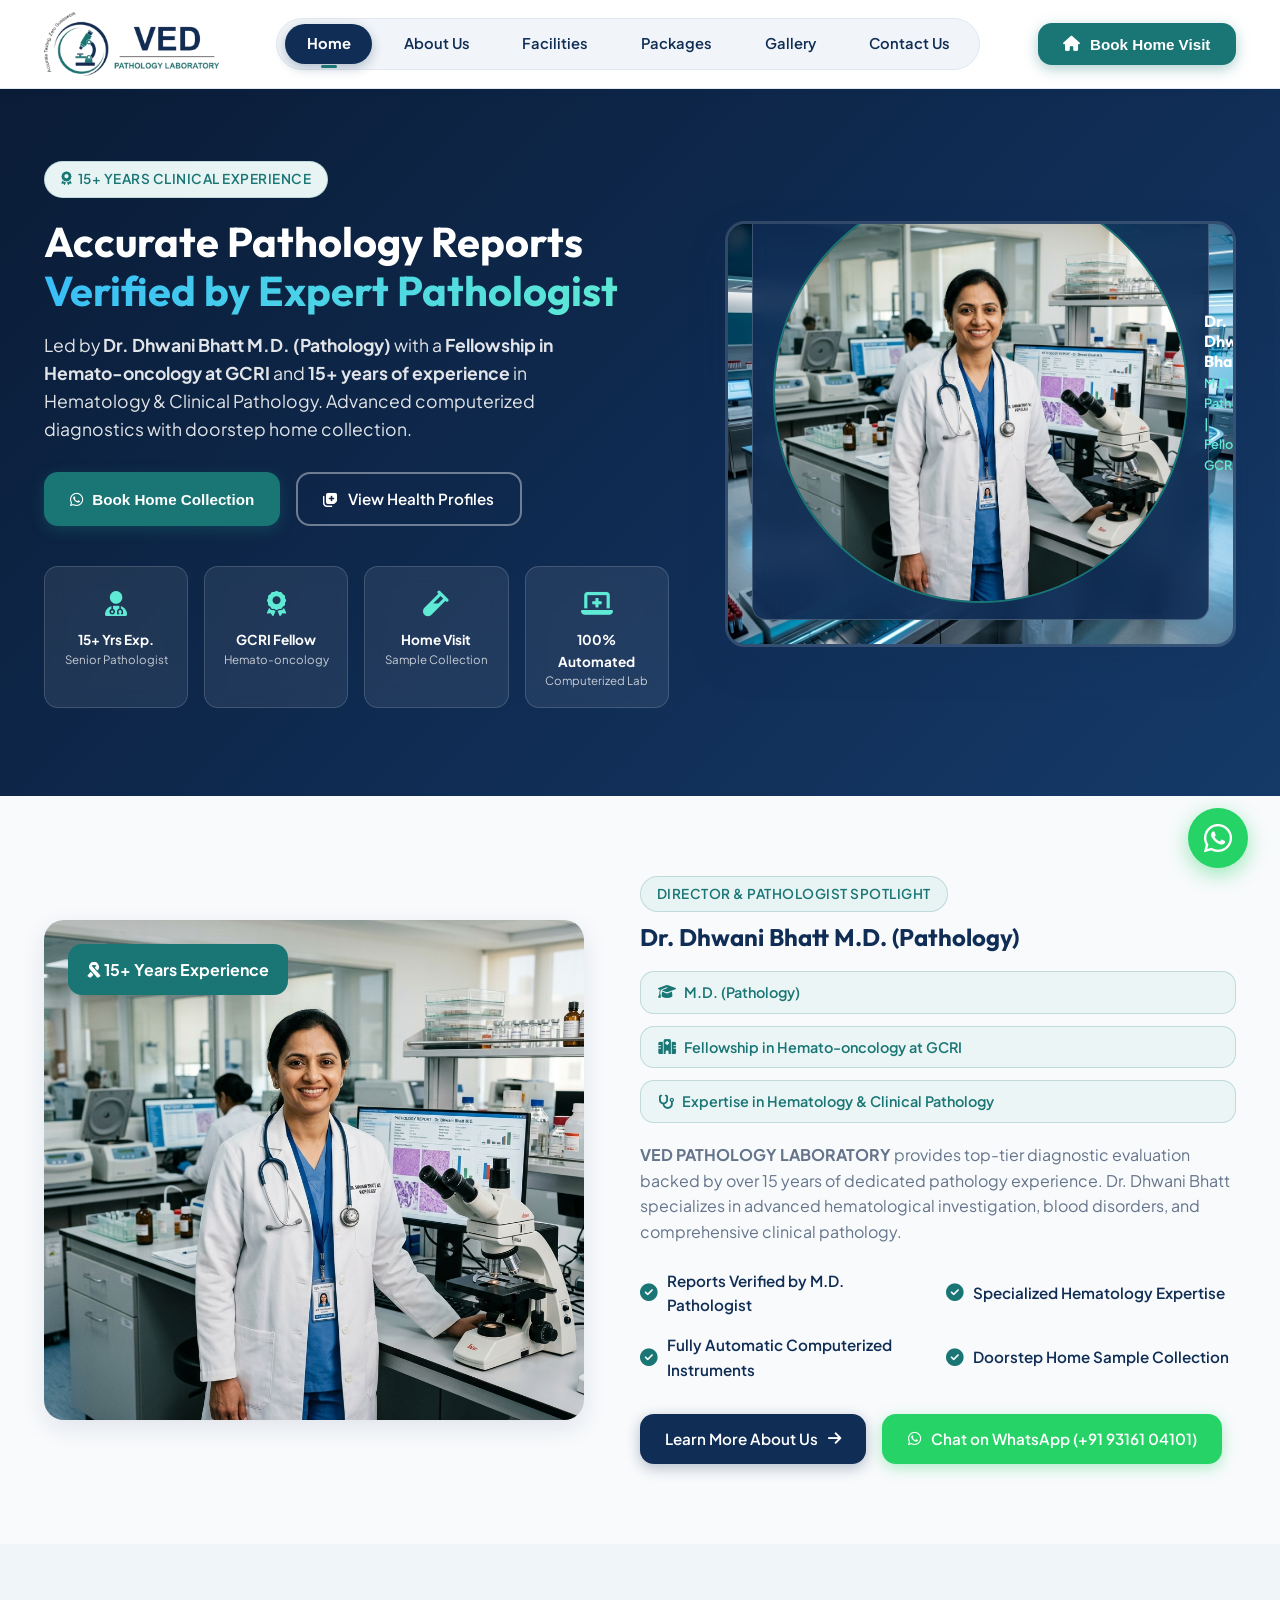
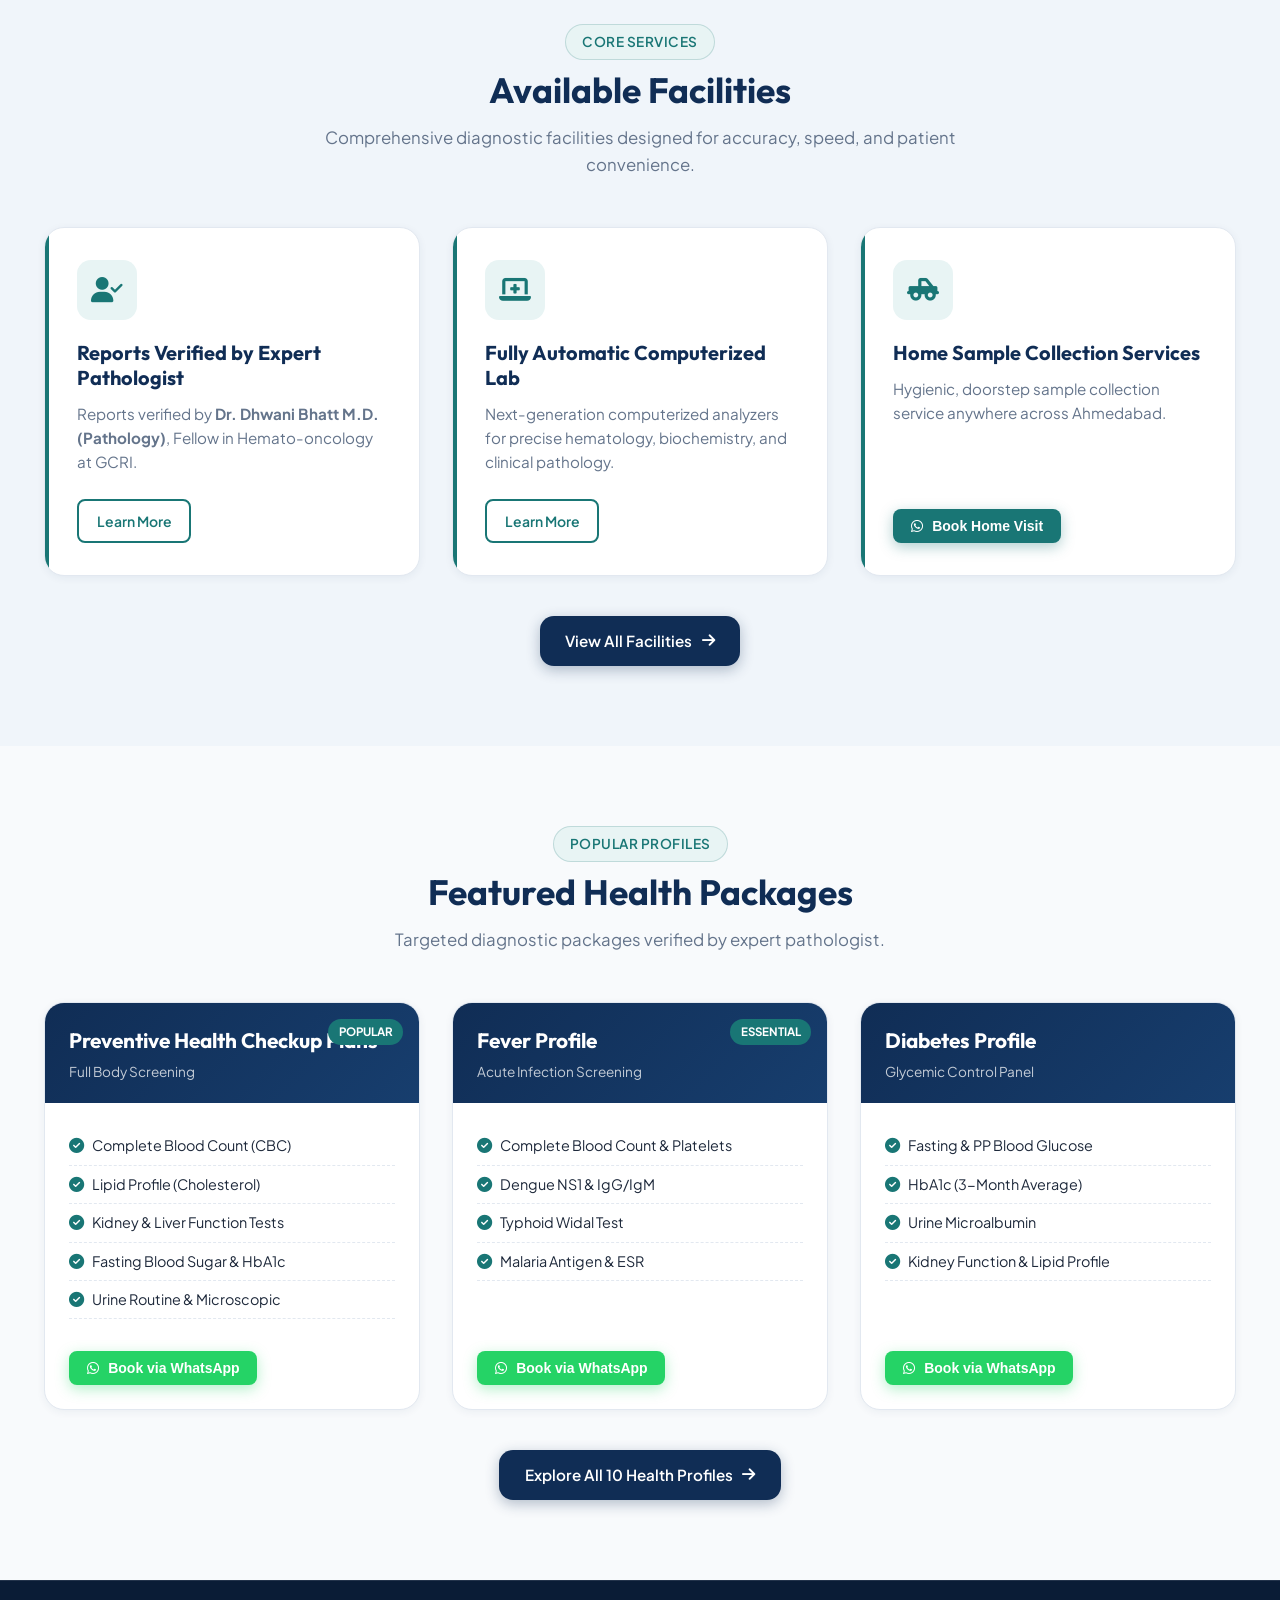
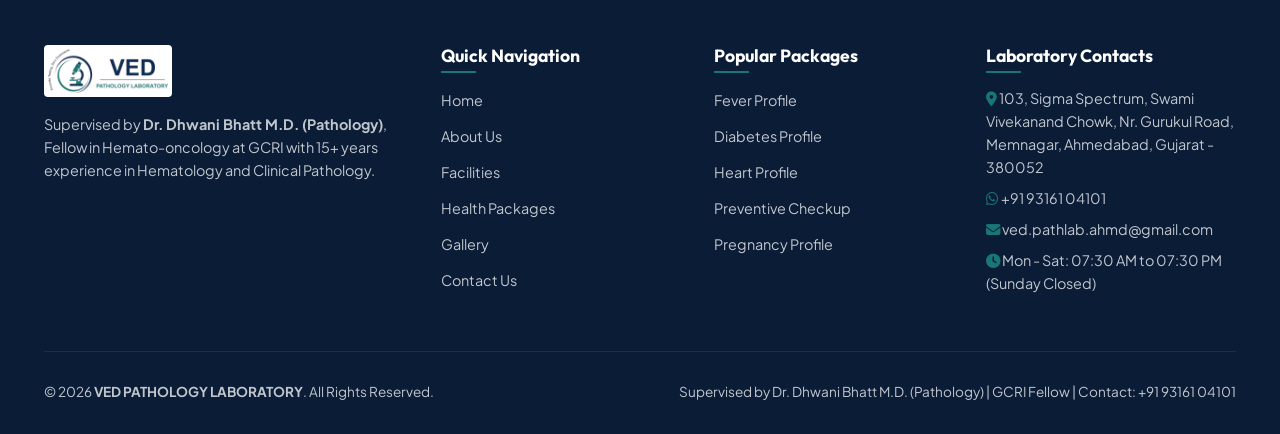
<file: index.html>
<!DOCTYPE html>
<html lang="en">
<head>
  <meta charset="UTF-8">
  <meta name="viewport" content="width=device-width, initial-scale=1.0">
  <title>Ved Pathology Laboratory | Home | Dr. Dhwani Bhatt M.D. (Pathology)</title>
  <meta name="description" content="Ved Pathology Laboratory in Memnagar, Ahmedabad. 15+ Years experience, Dr. Dhwani Bhatt M.D. Pathology, Fellowship in Hemato-oncology at GCRI. Hematology & Clinical Pathology expertise.">
  <meta name="keywords" content="Pathology Lab Memnagar, Ved Pathology Laboratory, Dr Dhwani Bhatt, Hemato-oncology GCRI, Hematology Ahmedabad, Home Sample Collection">
  
  <link rel="icon" type="image/png" href="Logo.png">
  <link rel="preconnect" href="https://fonts.googleapis.com">
  <link rel="preconnect" href="https://fonts.gstatic.com" crossorigin>
  <link href="https://fonts.googleapis.com/css2?family=Outfit:wght@400;500;600;700;800&family=Plus+Jakarta+Sans:wght@400;500;600;700&display=swap" rel="stylesheet">
  <link rel="stylesheet" href="https://cdnjs.cloudflare.com/ajax/libs/font-awesome/6.4.0/css/all.min.css">
  <link rel="stylesheet" href="css/style.css">
</head>
<body>

  <!-- HEADER NAVIGATION -->
  <header class="header-nav">
    <div class="container nav-container">
      <a href="index.html" class="logo-wrapper">
        <img src="Logo.png" alt="Ved Pathology Laboratory Logo" class="logo-img">
      </a>

      <!-- Desktop Links -->
      <ul class="nav-links">
        <li><a href="index.html" class="nav-link active">Home</a></li>
        <li><a href="about.html" class="nav-link">About Us</a></li>
        <li><a href="facilities.html" class="nav-link">Facilities</a></li>
        <li><a href="packages.html" class="nav-link">Packages</a></li>
        <li><a href="gallery.html" class="nav-link">Gallery</a></li>
        <li><a href="contact.html" class="nav-link">Contact Us</a></li>
      </ul>

      <!-- Action Button -->
      <div class="header-cta-btn">
        <button class="btn btn-primary" onclick="openModal('homeVisitModal')">
          <i class="fas fa-home"></i> Book Home Visit
        </button>
      </div>

      <!-- Mobile Hamburger Button -->
      <button class="mobile-toggle" id="mobileToggle" aria-label="Toggle navigation">
        <i class="fas fa-bars"></i>
      </button>
    </div>

    <!-- Mobile Drawer Menu -->
    <div class="mobile-menu" id="mobileMenu">
      <ul class="mobile-nav-links">
        <li><a href="index.html" class="active">Home</a></li>
        <li><a href="about.html">About Us</a></li>
        <li><a href="facilities.html">Facilities</a></li>
        <li><a href="packages.html">Packages</a></li>
        <li><a href="gallery.html">Gallery</a></li>
        <li><a href="contact.html">Contact Us</a></li>
      </ul>
      <div style="margin-top: 1.5rem;">
        <button class="btn btn-whatsapp" style="width: 100%;" onclick="openModal('homeVisitModal')">
          <i class="fab fa-whatsapp"></i> Book Home Visit via WhatsApp
        </button>
      </div>
    </div>
  </header>

  <!-- MAIN HERO SECTION -->
  <section class="hero">
    <div class="container hero-grid">
      <div class="hero-content">
        <span class="badge badge-teal">
          <i class="fas fa-award"></i> 15+ Years Clinical Experience
        </span>
        <h1>Accurate Pathology Reports <span>Verified by Expert Pathologist</span></h1>
        <p class="hero-subtitle">
          Led by <strong>Dr. Dhwani Bhatt M.D. (Pathology)</strong> with a <strong>Fellowship in Hemato-oncology at GCRI</strong> and <strong>15+ years of experience</strong> in Hematology & Clinical Pathology. Advanced computerized diagnostics with doorstep home collection.
        </p>

        <div class="hero-cta-group">
          <button class="btn btn-primary btn-lg" onclick="openModal('homeVisitModal')">
            <i class="fab fa-whatsapp"></i> Book Home Collection
          </button>
          <a href="packages.html" class="btn btn-outline" style="border-color: rgba(255,255,255,0.4); color: var(--pure-white);">
            <i class="fas fa-notes-medical"></i> View Health Profiles
          </a>
        </div>

        <!-- Relevant Stat Badges -->
        <div class="stats-grid">
          <div class="stat-card">
            <div class="stat-icon"><i class="fas fa-user-md"></i></div>
            <div class="stat-title">15+ Yrs Exp.</div>
            <div class="stat-desc">Senior Pathologist</div>
          </div>
          <div class="stat-card">
            <div class="stat-icon"><i class="fas fa-award"></i></div>
            <div class="stat-title">GCRI Fellow</div>
            <div class="stat-desc">Hemato-oncology</div>
          </div>
          <div class="stat-card">
            <div class="stat-icon"><i class="fas fa-vial"></i></div>
            <div class="stat-title">Home Visit</div>
            <div class="stat-desc">Sample Collection</div>
          </div>
          <div class="stat-card">
            <div class="stat-icon"><i class="fas fa-laptop-medical"></i></div>
            <div class="stat-title">100% Automated</div>
            <div class="stat-desc">Computerized Lab</div>
          </div>
        </div>
      </div>

      <!-- Hero Visual Banner -->
      <div class="hero-media-card">
        <img src="images/hero_lab.png" alt="Ved Pathology Laboratory Computerized Setup">
        <div class="hero-badge-overlay">
          <img src="images/doctor.png" alt="Dr Dhwani Bhatt M.D. Pathology" class="doctor-avatar-sm">
          <div class="hero-badge-info">
            <h4>Dr. Dhwani Bhatt</h4>
            <p>M.D. Pathology | Fellowship GCRI</p>
          </div>
        </div>
      </div>
    </div>
  </section>

  <!-- ABOUT PREVIEW SECTION -->
  <section class="about">
    <div class="container about-grid">
      <div class="about-img-box">
        <img src="images/doctor.png" alt="Dr Dhwani Bhatt M.D. Pathology">
        <div class="experience-tag">
          <i class="fas fa-ribbon"></i> 15+ Years Experience
        </div>
      </div>

      <div class="about-content">
        <span class="badge badge-teal">Director & Pathologist Spotlight</span>
        <h2 style="margin: 0.6rem 0 0.8rem;">Dr. Dhwani Bhatt M.D. (Pathology)</h2>
        
        <div class="credentials-container">
          <div class="credential-pill">
            <i class="fas fa-graduation-cap"></i> M.D. (Pathology)
          </div>
          <div class="credential-pill">
            <i class="fas fa-hospital"></i> Fellowship in Hemato-oncology at GCRI
          </div>
          <div class="credential-pill">
            <i class="fas fa-stethoscope"></i> Expertise in Hematology & Clinical Pathology
          </div>
        </div>

        <p style="color: var(--text-muted); margin-bottom: 1.2rem;">
          <strong>VED PATHOLOGY LABORATORY</strong> provides top-tier diagnostic evaluation backed by over 15 years of dedicated pathology experience. Dr. Dhwani Bhatt specializes in advanced hematological investigation, blood disorders, and comprehensive clinical pathology.
        </p>

        <ul class="about-features-list">
          <li><i class="fas fa-check-circle"></i> Reports Verified by M.D. Pathologist</li>
          <li><i class="fas fa-check-circle"></i> Specialized Hematology Expertise</li>
          <li><i class="fas fa-check-circle"></i> Fully Automatic Computerized Instruments</li>
          <li><i class="fas fa-check-circle"></i> Doorstep Home Sample Collection</li>
        </ul>

        <div style="display: flex; gap: 1rem; flex-wrap: wrap; margin-top: 1.5rem;">
          <a href="about.html" class="btn btn-navy">
            Learn More About Us <i class="fas fa-arrow-right"></i>
          </a>
          <a href="https://wa.me/919316104101?text=Hello%20Dr.%20Dhwani%20Bhatt,%20I%20have%20a%20pathology%20inquiry." target="_blank" class="btn btn-whatsapp">
            <i class="fab fa-whatsapp"></i> Chat on WhatsApp (+91 93161 04101)
          </a>
        </div>
      </div>
    </div>
  </section>

  <!-- FACILITIES OVERVIEW -->
  <section class="facilities">
    <div class="container">
      <div class="section-header text-center">
        <span class="badge badge-teal">Core Services</span>
        <h2>Available Facilities</h2>
        <p>Comprehensive diagnostic facilities designed for accuracy, speed, and patient convenience.</p>
      </div>

      <div class="facilities-grid">
        <div class="facility-card">
          <div class="facility-icon-wrap"><i class="fas fa-user-check"></i></div>
          <h3>Reports Verified by Expert Pathologist</h3>
          <p>Reports verified by <strong>Dr. Dhwani Bhatt M.D. (Pathology)</strong>, Fellow in Hemato-oncology at GCRI.</p>
          <a href="facilities.html" class="btn btn-outline-teal btn-sm facility-cta">Learn More</a>
        </div>

        <div class="facility-card">
          <div class="facility-icon-wrap"><i class="fas fa-laptop-medical"></i></div>
          <h3>Fully Automatic Computerized Lab</h3>
          <p>Next-generation computerized analyzers for precise hematology, biochemistry, and clinical pathology.</p>
          <a href="facilities.html" class="btn btn-outline-teal btn-sm facility-cta">Learn More</a>
        </div>

        <div class="facility-card">
          <div class="facility-icon-wrap"><i class="fas fa-truck-pickup"></i></div>
          <h3>Home Sample Collection Services</h3>
          <p>Hygienic, doorstep sample collection service anywhere across Ahmedabad.</p>
          <button class="btn btn-primary btn-sm facility-cta" onclick="openModal('homeVisitModal')">
            <i class="fab fa-whatsapp"></i> Book Home Visit
          </button>
        </div>
      </div>

      <div class="text-center" style="margin-top: 2.5rem;">
        <a href="facilities.html" class="btn btn-navy">View All Facilities <i class="fas fa-arrow-right"></i></a>
      </div>
    </div>
  </section>

  <!-- POPULAR PACKAGES PREVIEW -->
  <section class="packages">
    <div class="container">
      <div class="section-header text-center">
        <span class="badge badge-teal">Popular Profiles</span>
        <h2>Featured Health Packages</h2>
        <p>Targeted diagnostic packages verified by expert pathologist.</p>
      </div>

      <div class="packages-grid">
        <!-- Package 1 -->
        <div class="package-card">
          <div class="package-header">
            <span class="package-badge-tag">Popular</span>
            <h3>Preventive Health Checkup Plans</h3>
            <span class="package-subtitle">Full Body Screening</span>
          </div>
          <div class="package-body">
            <ul class="package-tests-list">
              <li><i class="fas fa-check-circle"></i> Complete Blood Count (CBC)</li>
              <li><i class="fas fa-check-circle"></i> Lipid Profile (Cholesterol)</li>
              <li><i class="fas fa-check-circle"></i> Kidney & Liver Function Tests</li>
              <li><i class="fas fa-check-circle"></i> Fasting Blood Sugar & HbA1c</li>
              <li><i class="fas fa-check-circle"></i> Urine Routine & Microscopic</li>
            </ul>
            <div class="package-footer">
              <button class="btn btn-whatsapp btn-sm" onclick="bookPackageWhatsApp('Preventive Health Checkup Plan', 'Standard Rate')">
                <i class="fab fa-whatsapp"></i> Book via WhatsApp
              </button>
            </div>
          </div>
        </div>

        <!-- Package 2 -->
        <div class="package-card">
          <div class="package-header">
            <span class="package-badge-tag">Essential</span>
            <h3>Fever Profile</h3>
            <span class="package-subtitle">Acute Infection Screening</span>
          </div>
          <div class="package-body">
            <ul class="package-tests-list">
              <li><i class="fas fa-check-circle"></i> Complete Blood Count & Platelets</li>
              <li><i class="fas fa-check-circle"></i> Dengue NS1 & IgG/IgM</li>
              <li><i class="fas fa-check-circle"></i> Typhoid Widal Test</li>
              <li><i class="fas fa-check-circle"></i> Malaria Antigen & ESR</li>
            </ul>
            <div class="package-footer">
              <button class="btn btn-whatsapp btn-sm" onclick="bookPackageWhatsApp('Fever Profile', 'Standard Rate')">
                <i class="fab fa-whatsapp"></i> Book via WhatsApp
              </button>
            </div>
          </div>
        </div>

        <!-- Package 3 -->
        <div class="package-card">
          <div class="package-header">
            <h3>Diabetes Profile</h3>
            <span class="package-subtitle">Glycemic Control Panel</span>
          </div>
          <div class="package-body">
            <ul class="package-tests-list">
              <li><i class="fas fa-check-circle"></i> Fasting & PP Blood Glucose</li>
              <li><i class="fas fa-check-circle"></i> HbA1c (3-Month Average)</li>
              <li><i class="fas fa-check-circle"></i> Urine Microalbumin</li>
              <li><i class="fas fa-check-circle"></i> Kidney Function & Lipid Profile</li>
            </ul>
            <div class="package-footer">
              <button class="btn btn-whatsapp btn-sm" onclick="bookPackageWhatsApp('Diabetes Profile', 'Standard Rate')">
                <i class="fab fa-whatsapp"></i> Book via WhatsApp
              </button>
            </div>
          </div>
        </div>
      </div>

      <div class="text-center" style="margin-top: 2.5rem;">
        <a href="packages.html" class="btn btn-navy">Explore All 10 Health Profiles <i class="fas fa-arrow-right"></i></a>
      </div>
    </div>
  </section>

  <!-- HOME VISIT MODAL DIALOG -->
  <div class="modal-backdrop" id="homeVisitModal">
    <div class="modal-dialog">
      <div class="modal-header">
        <h3><i class="fab fa-whatsapp text-teal"></i> Book Home Sample Collection</h3>
        <button class="modal-close" onclick="closeModal('homeVisitModal')">&times;</button>
      </div>
      <div class="modal-body">
        <p style="color: var(--text-muted); margin-bottom: 1.25rem; font-size: 0.95rem;">
          Our phlebotomist will collect samples directly from your home. Submitting will open WhatsApp with your appointment details.
        </p>

        <form id="homeVisitForm">
          <div class="form-group">
            <label for="hvName">Patient Name *</label>
            <input type="text" id="hvName" class="form-control" placeholder="Enter patient name" required>
          </div>

          <div class="form-row">
            <div class="form-group">
              <label for="hvPhone">Phone Number *</label>
              <input type="tel" id="hvPhone" class="form-control" placeholder="+91 93161 04101" required>
            </div>
            <div class="form-group">
              <label for="hvTest">Required Test / Package</label>
              <input type="text" id="hvTest" class="form-control" placeholder="e.g. Fever Profile">
            </div>
          </div>

          <div class="form-group">
            <label for="hvAddress">Full Delivery Address *</label>
            <textarea id="hvAddress" class="form-control" rows="3" placeholder="Address in Ahmedabad" required></textarea>
          </div>

          <div class="form-row">
            <div class="form-group">
              <label for="hvDate">Preferred Date</label>
              <input type="date" id="hvDate" class="form-control">
            </div>
            <div class="form-group">
              <label for="hvTime">Preferred Time Slot</label>
              <select id="hvTime" class="form-control">
                <option value="Morning (7:30 AM - 10:00 AM)">Morning (7:30 AM - 10:00 AM)</option>
                <option value="Late Morning (10:00 AM - 1:00 PM)">Late Morning (10:00 AM - 1:00 PM)</option>
                <option value="Afternoon (1:00 PM - 4:00 PM)">Afternoon (1:00 PM - 4:00 PM)</option>
              </select>
            </div>
          </div>

          <button type="submit" class="btn btn-whatsapp" style="width: 100%; margin-top: 1rem;">
            <i class="fab fa-whatsapp"></i> Confirm & Open WhatsApp
          </button>
        </form>
      </div>
    </div>
  </div>

  <!-- FLOATING WHATSAPP BUTTON -->
  <a href="https://wa.me/919316104101?text=Hello%20Ved%20Pathology%20Laboratory,%20I%20would%20like%20to%20inquire." target="_blank" class="floating-whatsapp" aria-label="Chat on WhatsApp">
    <i class="fab fa-whatsapp"></i>
  </a>

  <!-- CONSISTENT FOOTER -->
  <footer>
    <div class="container">
      <div class="footer-grid">
        <div class="footer-col">
          <div style="display: flex; align-items: center; margin-bottom: 1rem;">
            <img src="Logo.png" alt="Ved Pathology Laboratory Logo" style="height: 52px; border-radius: 4px; background: white; padding: 4px;">
          </div>
          <p style="font-size: 0.9rem; margin-bottom: 1rem;">
            Supervised by <strong>Dr. Dhwani Bhatt M.D. (Pathology)</strong>, Fellow in Hemato-oncology at GCRI with 15+ years experience in Hematology and Clinical Pathology.
          </p>
        </div>

        <div class="footer-col">
          <h4>Quick Navigation</h4>
          <ul class="footer-links">
            <li><a href="index.html">Home</a></li>
            <li><a href="about.html">About Us</a></li>
            <li><a href="facilities.html">Facilities</a></li>
            <li><a href="packages.html">Health Packages</a></li>
            <li><a href="gallery.html">Gallery</a></li>
            <li><a href="contact.html">Contact Us</a></li>
          </ul>
        </div>

        <div class="footer-col">
          <h4>Popular Packages</h4>
          <ul class="footer-links">
            <li><a href="packages.html">Fever Profile</a></li>
            <li><a href="packages.html">Diabetes Profile</a></li>
            <li><a href="packages.html">Heart Profile</a></li>
            <li><a href="packages.html">Preventive Checkup</a></li>
            <li><a href="packages.html">Pregnancy Profile</a></li>
          </ul>
        </div>

        <div class="footer-col">
          <h4>Laboratory Contacts</h4>
          <p style="font-size: 0.9rem; margin-bottom: 0.5rem;">
            <i class="fas fa-map-marker-alt text-teal"></i> 103, Sigma Spectrum, Swami Vivekanand Chowk, Nr. Gurukul Road, Memnagar, Ahmedabad, Gujarat - 380052
          </p>
          <p style="font-size: 0.9rem; margin-bottom: 0.5rem;">
            <i class="fab fa-whatsapp text-teal"></i> <a href="https://wa.me/919316104101" target="_blank">+91 93161 04101</a>
          </p>
          <p style="font-size: 0.9rem; margin-bottom: 0.5rem;">
            <i class="fas fa-envelope text-teal"></i> <a href="mailto:ved.pathlab.ahmd@gmail.com">ved.pathlab.ahmd@gmail.com</a>
          </p>
          <p style="font-size: 0.9rem;">
            <i class="fas fa-clock text-teal"></i> Mon - Sat: 07:30 AM to 07:30 PM (Sunday Closed)
          </p>
        </div>
      </div>

      <div class="footer-bottom">
        <div>
          &copy; 2026 <strong>VED PATHOLOGY LABORATORY</strong>. All Rights Reserved.
        </div>
        <div>
          Supervised by Dr. Dhwani Bhatt M.D. (Pathology) | GCRI Fellow | Contact: +91 93161 04101
        </div>
      </div>
    </div>
  </footer>

  <script src="js/main.js"></script>
</body>
</html>
</file>
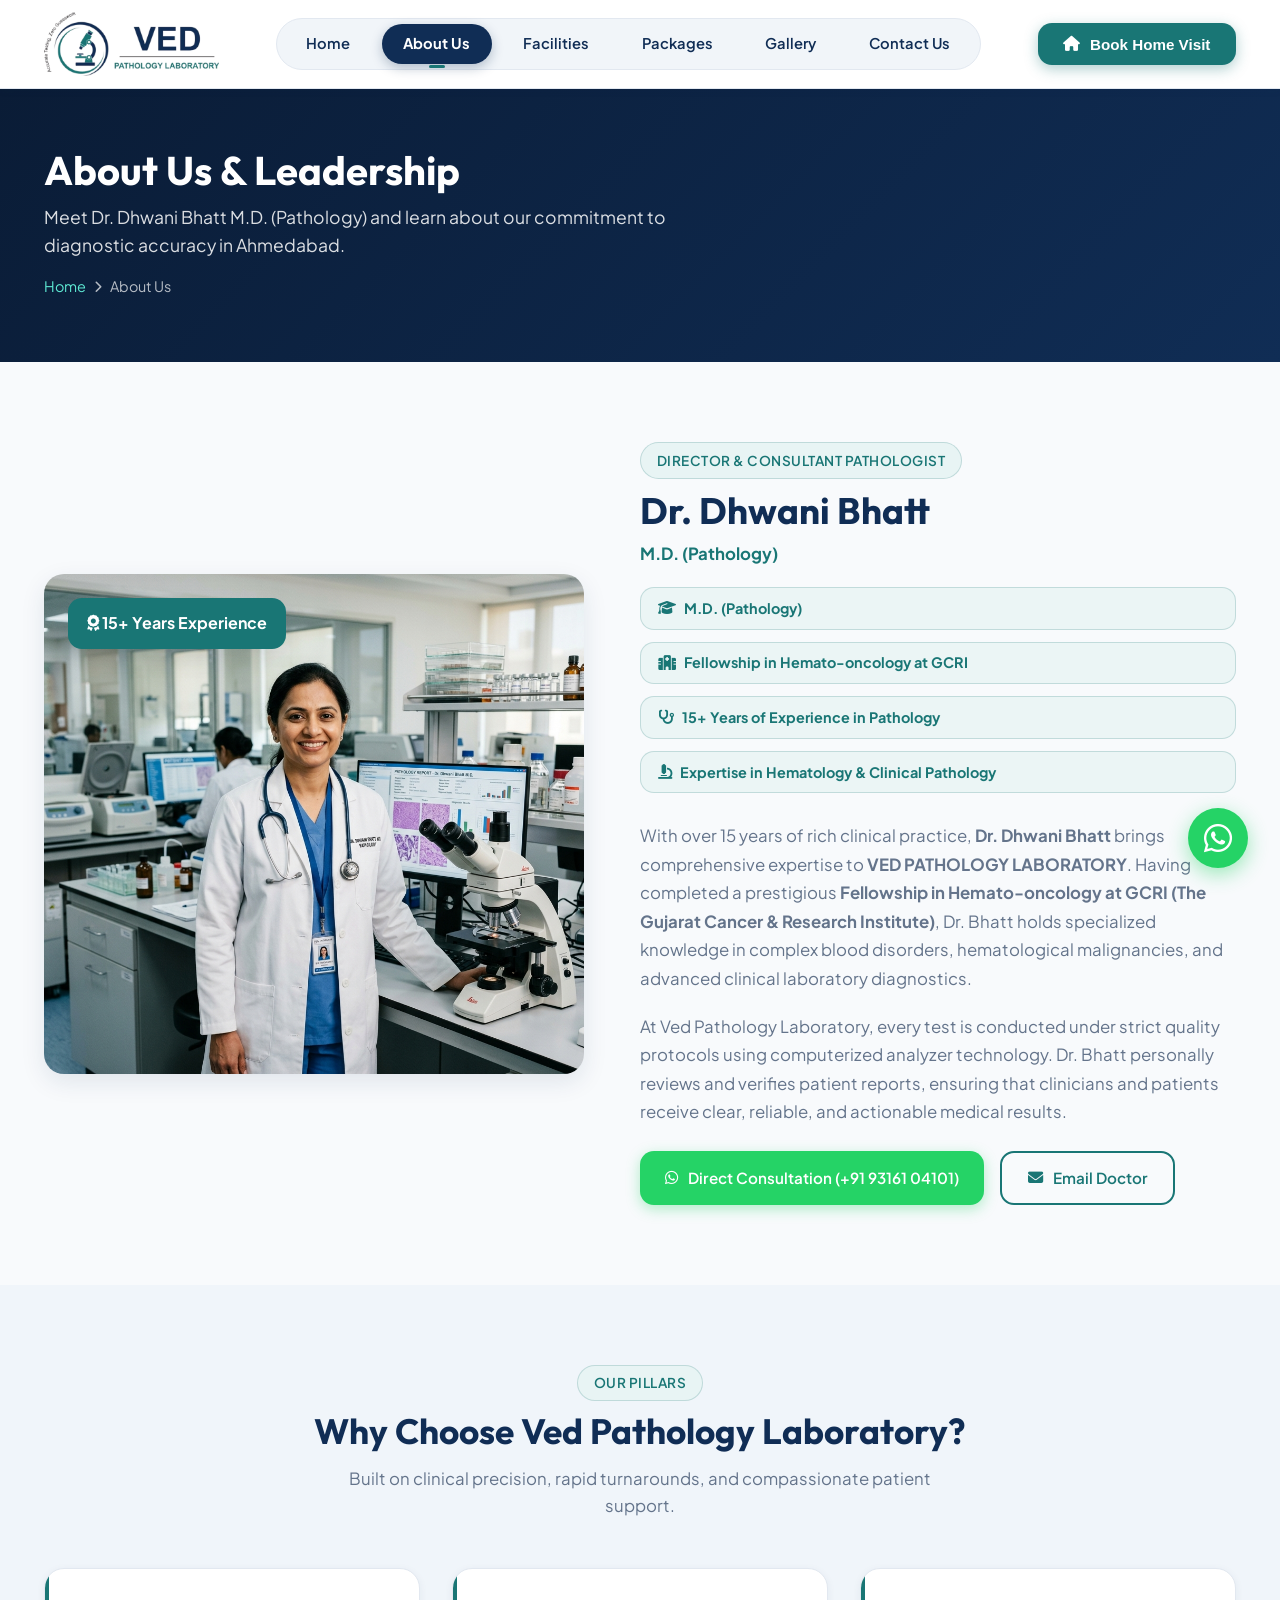
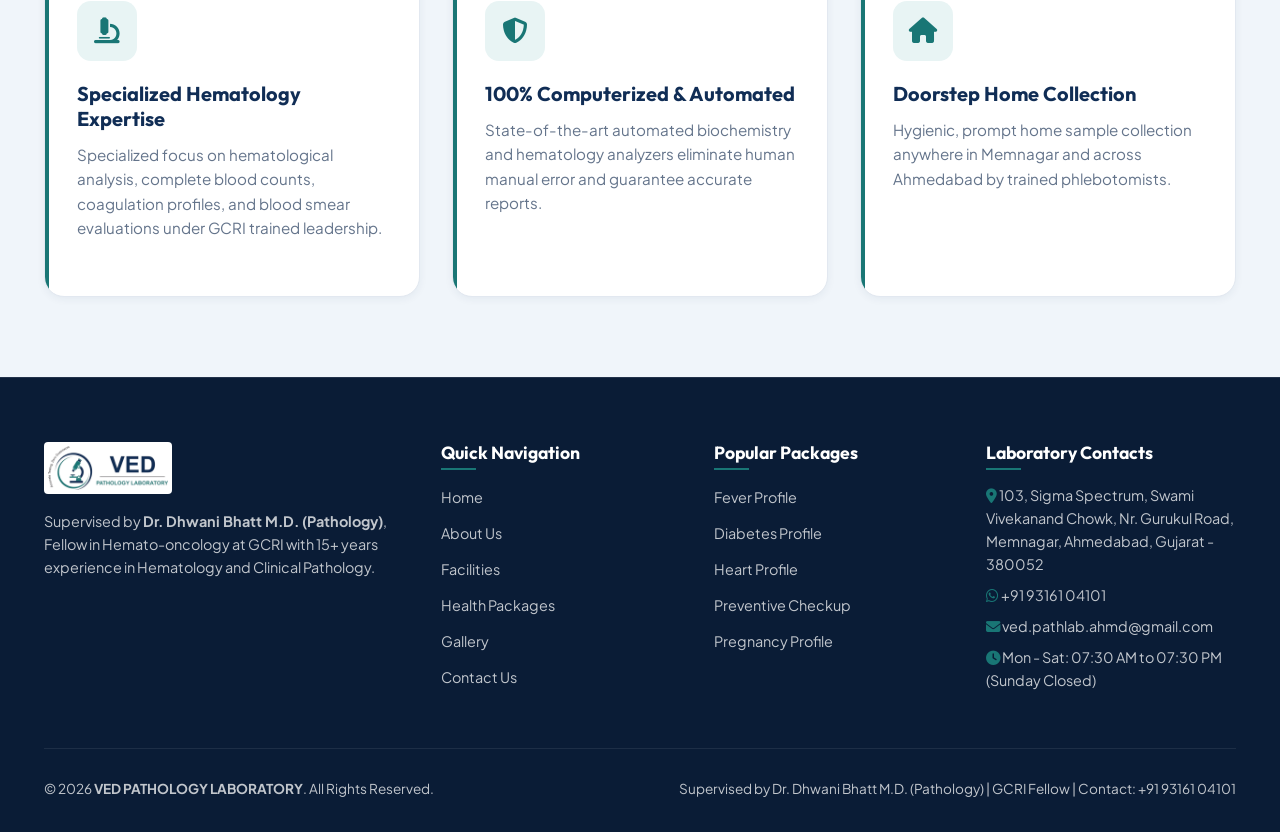
<file: about.html>
<!DOCTYPE html>
<html lang="en">
<head>
  <meta charset="UTF-8">
  <meta name="viewport" content="width=device-width, initial-scale=1.0">
  <title>About Us | Dr. Dhwani Bhatt M.D. Pathology | Ved Pathology Laboratory</title>
  <meta name="description" content="Learn about Dr. Dhwani Bhatt M.D. (Pathology), Fellowship in Hemato-oncology at GCRI, 15+ years experience, expertise in Hematology and Clinical Pathology at Ved Pathology Laboratory Ahmedabad.">
  <meta name="keywords" content="Dr Dhwani Bhatt, M.D. Pathology Ahmedabad, GCRI Fellowship, Hemato-oncology Ahmedabad, Hematology Specialist Memnagar">
  
  <link rel="icon" type="image/png" href="Logo.png">
  <link rel="preconnect" href="https://fonts.googleapis.com">
  <link rel="preconnect" href="https://fonts.gstatic.com" crossorigin>
  <link href="https://fonts.googleapis.com/css2?family=Outfit:wght@400;500;600;700;800&family=Plus+Jakarta+Sans:wght@400;500;600;700&display=swap" rel="stylesheet">
  <link rel="stylesheet" href="https://cdnjs.cloudflare.com/ajax/libs/font-awesome/6.4.0/css/all.min.css">
  <link rel="stylesheet" href="css/style.css">
</head>
<body>

  <!-- HEADER NAVIGATION -->
  <header class="header-nav">
    <div class="container nav-container">
      <a href="index.html" class="logo-wrapper">
        <img src="Logo.png" alt="Ved Pathology Laboratory Logo" class="logo-img">
      </a>

      <ul class="nav-links">
        <li><a href="index.html" class="nav-link">Home</a></li>
        <li><a href="about.html" class="nav-link active">About Us</a></li>
        <li><a href="facilities.html" class="nav-link">Facilities</a></li>
        <li><a href="packages.html" class="nav-link">Packages</a></li>
        <li><a href="gallery.html" class="nav-link">Gallery</a></li>
        <li><a href="contact.html" class="nav-link">Contact Us</a></li>
      </ul>

      <div class="header-cta-btn">
        <button class="btn btn-primary" onclick="openModal('homeVisitModal')">
          <i class="fas fa-home"></i> Book Home Visit
        </button>
      </div>

      <button class="mobile-toggle" id="mobileToggle" aria-label="Toggle navigation">
        <i class="fas fa-bars"></i>
      </button>
    </div>

    <!-- Mobile Drawer Menu -->
    <div class="mobile-menu" id="mobileMenu">
      <ul class="mobile-nav-links">
        <li><a href="index.html">Home</a></li>
        <li><a href="about.html" class="active">About Us</a></li>
        <li><a href="facilities.html">Facilities</a></li>
        <li><a href="packages.html">Packages</a></li>
        <li><a href="gallery.html">Gallery</a></li>
        <li><a href="contact.html">Contact Us</a></li>
      </ul>
      <div style="margin-top: 1.5rem;">
        <button class="btn btn-whatsapp" style="width: 100%;" onclick="openModal('homeVisitModal')">
          <i class="fab fa-whatsapp"></i> Book Home Visit via WhatsApp
        </button>
      </div>
    </div>
  </header>

  <!-- SUBPAGE BANNER -->
  <section class="page-banner">
    <div class="container">
      <h1>About Us & Leadership</h1>
      <p>Meet Dr. Dhwani Bhatt M.D. (Pathology) and learn about our commitment to diagnostic accuracy in Ahmedabad.</p>
      <div class="breadcrumb">
        <a href="index.html">Home</a> <i class="fas fa-chevron-right" style="font-size: 0.75rem;"></i> <span>About Us</span>
      </div>
    </div>
  </section>

  <!-- DOCTOR DETAILED SPOTLIGHT -->
  <section class="about">
    <div class="container about-grid">
      <div class="about-img-box">
        <img src="images/doctor.png" alt="Dr Dhwani Bhatt M.D. Pathology">
        <div class="experience-tag">
          <i class="fas fa-award"></i> 15+ Years Experience
        </div>
      </div>

      <div class="about-content">
        <span class="badge badge-teal">Director & Consultant Pathologist</span>
        <h2 style="margin: 0.6rem 0 0.4rem; font-size: 2.3rem;">Dr. Dhwani Bhatt</h2>
        <span class="doctor-qualification">M.D. (Pathology)</span>

        <div class="credentials-container" style="margin-bottom: 1.8rem;">
          <div class="credential-pill">
            <i class="fas fa-graduation-cap"></i> <strong>M.D. (Pathology)</strong>
          </div>
          <div class="credential-pill">
            <i class="fas fa-hospital"></i> <strong>Fellowship in Hemato-oncology at GCRI</strong>
          </div>
          <div class="credential-pill">
            <i class="fas fa-stethoscope"></i> <strong>15+ Years of Experience in Pathology</strong>
          </div>
          <div class="credential-pill">
            <i class="fas fa-microscope"></i> <strong>Expertise in Hematology & Clinical Pathology</strong>
          </div>
        </div>

        <p style="color: var(--text-muted); margin-bottom: 1.2rem; font-size: 1.05rem; line-height: 1.7;">
          With over 15 years of rich clinical practice, <strong>Dr. Dhwani Bhatt</strong> brings comprehensive expertise to <strong>VED PATHOLOGY LABORATORY</strong>. Having completed a prestigious <strong>Fellowship in Hemato-oncology at GCRI (The Gujarat Cancer & Research Institute)</strong>, Dr. Bhatt holds specialized knowledge in complex blood disorders, hematological malignancies, and advanced clinical laboratory diagnostics.
        </p>
        <p style="color: var(--text-muted); margin-bottom: 1.5rem; font-size: 1.05rem; line-height: 1.7;">
          At Ved Pathology Laboratory, every test is conducted under strict quality protocols using computerized analyzer technology. Dr. Bhatt personally reviews and verifies patient reports, ensuring that clinicians and patients receive clear, reliable, and actionable medical results.
        </p>

        <div style="display: flex; gap: 1rem; flex-wrap: wrap;">
          <a href="https://wa.me/919316104101?text=Hello%20Dr.%20Dhwani%20Bhatt,%20I%20have%20a%20pathology%20consultation%20inquiry." target="_blank" class="btn btn-whatsapp">
            <i class="fab fa-whatsapp"></i> Direct Consultation (+91 93161 04101)
          </a>
          <a href="mailto:ved.pathlab.ahmd@gmail.com" class="btn btn-outline-teal">
            <i class="fas fa-envelope"></i> Email Doctor
          </a>
        </div>
      </div>
    </div>
  </section>

  <!-- LABORATORY CORE VALUES -->
  <section class="facilities" style="background-color: var(--bg-ice);">
    <div class="container">
      <div class="section-header text-center">
        <span class="badge badge-teal">Our Pillars</span>
        <h2>Why Choose Ved Pathology Laboratory?</h2>
        <p>Built on clinical precision, rapid turnarounds, and compassionate patient support.</p>
      </div>

      <div class="facilities-grid">
        <div class="facility-card">
          <div class="facility-icon-wrap"><i class="fas fa-microscope"></i></div>
          <h3>Specialized Hematology Expertise</h3>
          <p>Specialized focus on hematological analysis, complete blood counts, coagulation profiles, and blood smear evaluations under GCRI trained leadership.</p>
        </div>

        <div class="facility-card">
          <div class="facility-icon-wrap"><i class="fas fa-shield-alt"></i></div>
          <h3>100% Computerized & Automated</h3>
          <p>State-of-the-art automated biochemistry and hematology analyzers eliminate human manual error and guarantee accurate reports.</p>
        </div>

        <div class="facility-card">
          <div class="facility-icon-wrap"><i class="fas fa-home"></i></div>
          <h3>Doorstep Home Collection</h3>
          <p>Hygienic, prompt home sample collection anywhere in Memnagar and across Ahmedabad by trained phlebotomists.</p>
        </div>
      </div>
    </div>
  </section>

  <!-- HOME VISIT MODAL DIALOG -->
  <div class="modal-backdrop" id="homeVisitModal">
    <div class="modal-dialog">
      <div class="modal-header">
        <h3><i class="fab fa-whatsapp text-teal"></i> Book Home Sample Collection</h3>
        <button class="modal-close" onclick="closeModal('homeVisitModal')">&times;</button>
      </div>
      <div class="modal-body">
        <form id="homeVisitForm">
          <div class="form-group">
            <label for="hvName">Patient Name *</label>
            <input type="text" id="hvName" class="form-control" placeholder="Enter patient name" required>
          </div>
          <div class="form-row">
            <div class="form-group">
              <label for="hvPhone">Phone Number *</label>
              <input type="tel" id="hvPhone" class="form-control" placeholder="+91 93161 04101" required>
            </div>
            <div class="form-group">
              <label for="hvTest">Required Test / Package</label>
              <input type="text" id="hvTest" class="form-control" placeholder="e.g. Hematology / Fever Profile">
            </div>
          </div>
          <div class="form-group">
            <label for="hvAddress">Full Address *</label>
            <textarea id="hvAddress" class="form-control" rows="3" placeholder="Address in Ahmedabad" required></textarea>
          </div>
          <div class="form-row">
            <div class="form-group">
              <label for="hvDate">Preferred Date</label>
              <input type="date" id="hvDate" class="form-control">
            </div>
            <div class="form-group">
              <label for="hvTime">Preferred Time Slot</label>
              <select id="hvTime" class="form-control">
                <option value="Morning (7:30 AM - 10:00 AM)">Morning (7:30 AM - 10:00 AM)</option>
                <option value="Late Morning (10:00 AM - 1:00 PM)">Late Morning (10:00 AM - 1:00 PM)</option>
              </select>
            </div>
          </div>
          <button type="submit" class="btn btn-whatsapp" style="width: 100%; margin-top: 1rem;">
            <i class="fab fa-whatsapp"></i> Confirm & Open WhatsApp
          </button>
        </form>
      </div>
    </div>
  </div>

  <a href="https://wa.me/919316104101?text=Hello%20Ved%20Pathology%20Laboratory,%20I%20have%20an%20inquiry." target="_blank" class="floating-whatsapp" aria-label="Chat on WhatsApp">
    <i class="fab fa-whatsapp"></i>
  </a>

  <!-- CONSISTENT FOOTER -->
  <footer>
    <div class="container">
      <div class="footer-grid">
        <div class="footer-col">
          <div style="display: flex; align-items: center; margin-bottom: 1rem;">
            <img src="Logo.png" alt="Ved Pathology Laboratory Logo" style="height: 52px; border-radius: 4px; background: white; padding: 4px;">
          </div>
          <p style="font-size: 0.9rem; margin-bottom: 1rem;">
            Supervised by <strong>Dr. Dhwani Bhatt M.D. (Pathology)</strong>, Fellow in Hemato-oncology at GCRI with 15+ years experience in Hematology and Clinical Pathology.
          </p>
        </div>

        <div class="footer-col">
          <h4>Quick Navigation</h4>
          <ul class="footer-links">
            <li><a href="index.html">Home</a></li>
            <li><a href="about.html">About Us</a></li>
            <li><a href="facilities.html">Facilities</a></li>
            <li><a href="packages.html">Health Packages</a></li>
            <li><a href="gallery.html">Gallery</a></li>
            <li><a href="contact.html">Contact Us</a></li>
          </ul>
        </div>

        <div class="footer-col">
          <h4>Popular Packages</h4>
          <ul class="footer-links">
            <li><a href="packages.html">Fever Profile</a></li>
            <li><a href="packages.html">Diabetes Profile</a></li>
            <li><a href="packages.html">Heart Profile</a></li>
            <li><a href="packages.html">Preventive Checkup</a></li>
            <li><a href="packages.html">Pregnancy Profile</a></li>
          </ul>
        </div>

        <div class="footer-col">
          <h4>Laboratory Contacts</h4>
          <p style="font-size: 0.9rem; margin-bottom: 0.5rem;">
            <i class="fas fa-map-marker-alt text-teal"></i> 103, Sigma Spectrum, Swami Vivekanand Chowk, Nr. Gurukul Road, Memnagar, Ahmedabad, Gujarat - 380052
          </p>
          <p style="font-size: 0.9rem; margin-bottom: 0.5rem;">
            <i class="fab fa-whatsapp text-teal"></i> <a href="https://wa.me/919316104101" target="_blank">+91 93161 04101</a>
          </p>
          <p style="font-size: 0.9rem; margin-bottom: 0.5rem;">
            <i class="fas fa-envelope text-teal"></i> <a href="mailto:ved.pathlab.ahmd@gmail.com">ved.pathlab.ahmd@gmail.com</a>
          </p>
          <p style="font-size: 0.9rem;">
            <i class="fas fa-clock text-teal"></i> Mon - Sat: 07:30 AM to 07:30 PM (Sunday Closed)
          </p>
        </div>
      </div>

      <div class="footer-bottom">
        <div>
          &copy; 2026 <strong>VED PATHOLOGY LABORATORY</strong>. All Rights Reserved.
        </div>
        <div>
          Supervised by Dr. Dhwani Bhatt M.D. (Pathology) | GCRI Fellow | Contact: +91 93161 04101
        </div>
      </div>
    </div>
  </footer>

  <script src="js/main.js"></script>
</body>
</html>
</file>
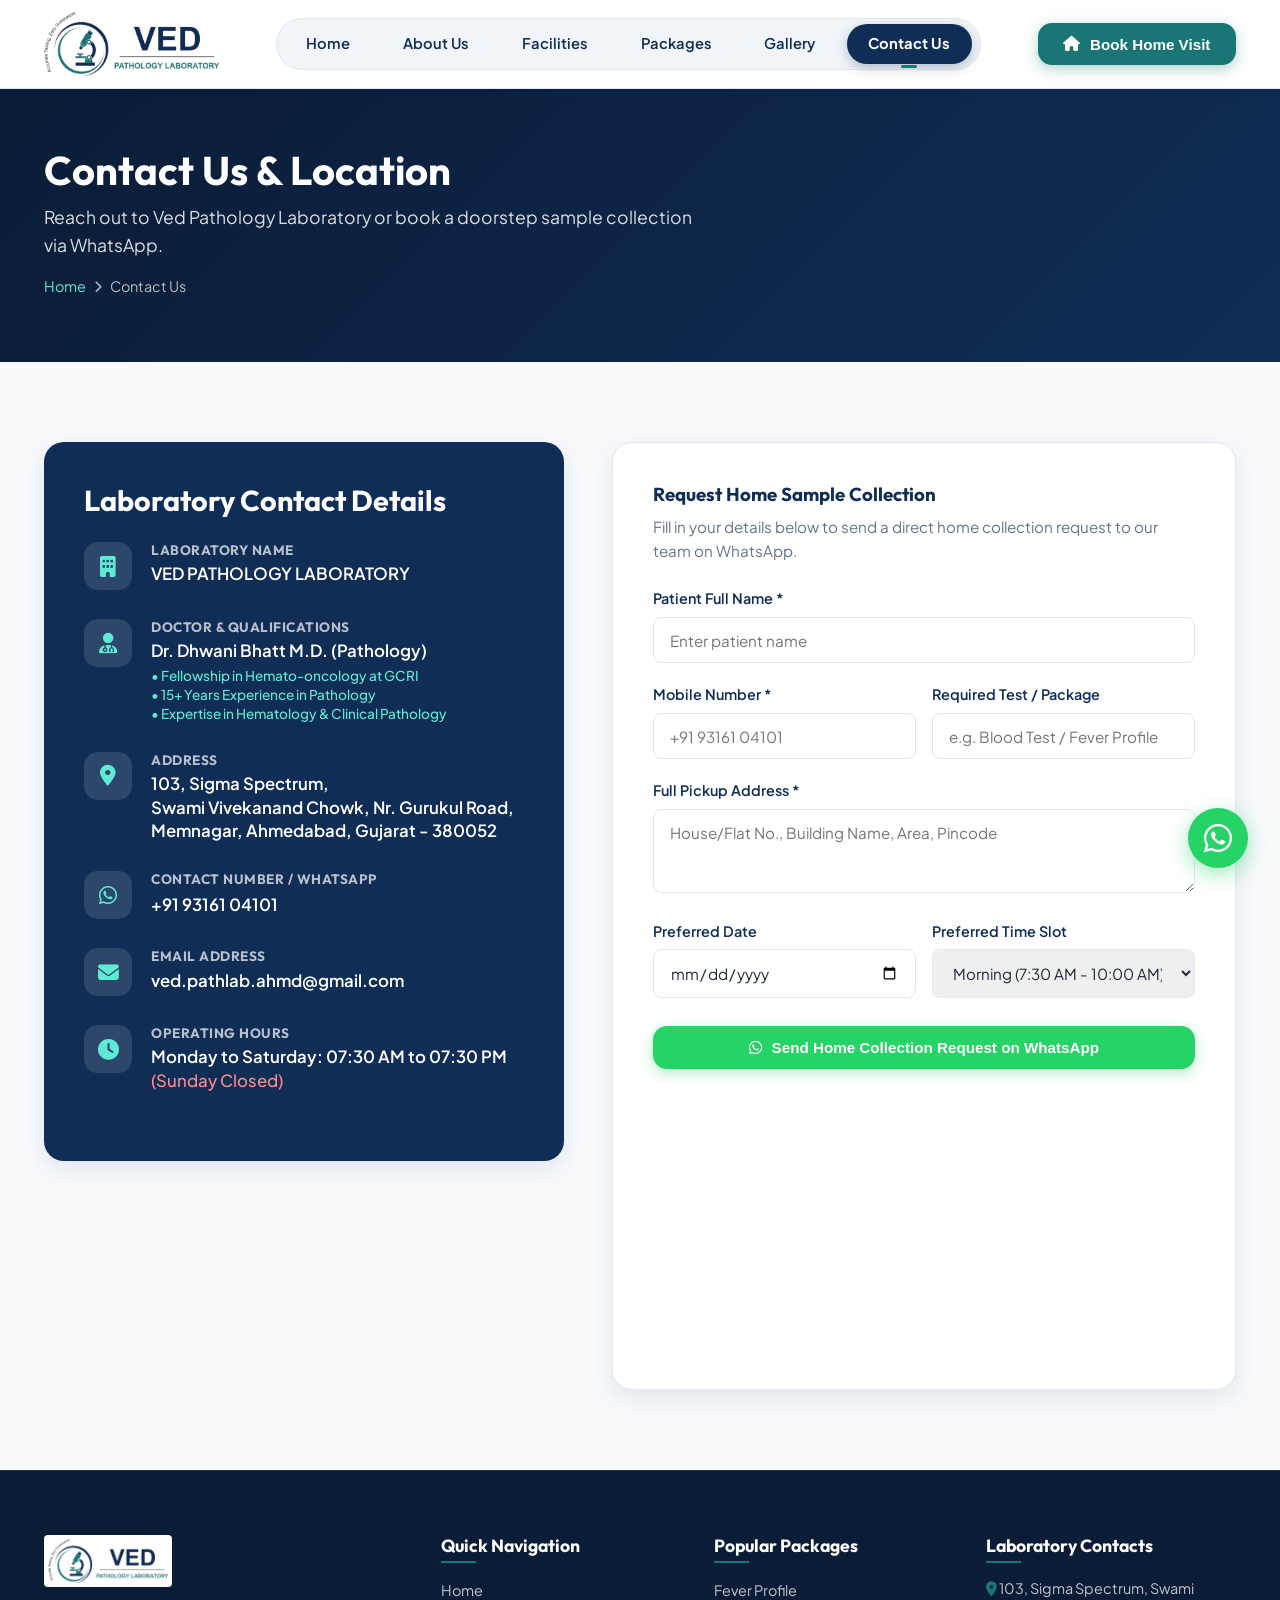
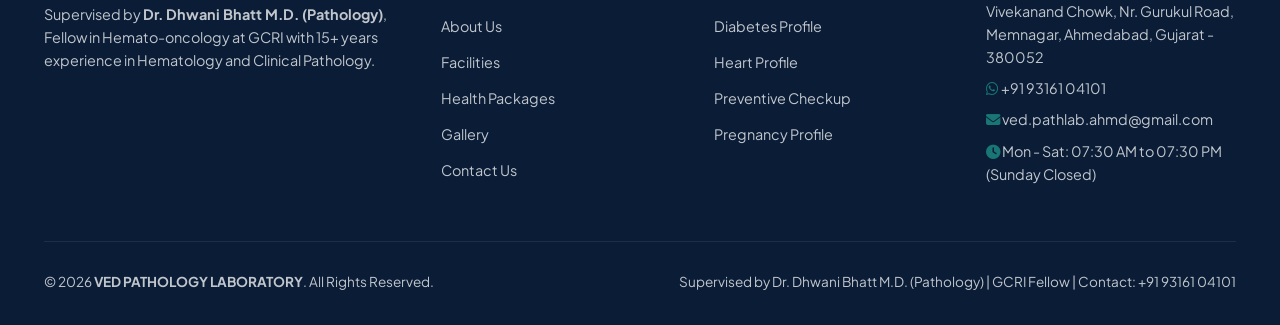
<file: contact.html>
<!DOCTYPE html>
<html lang="en">
<head>
  <meta charset="UTF-8">
  <meta name="viewport" content="width=device-width, initial-scale=1.0">
  <title>Contact Us | Ved Pathology Laboratory | Memnagar, Ahmedabad</title>
  <meta name="description" content="Contact Ved Pathology Laboratory at 103, Sigma Spectrum, Swami Vivekanand Chowk, Memnagar, Ahmedabad. Call/WhatsApp: +91 93161 04101, Email: ved.pathlab.ahmd@gmail.com. Dr. Dhwani Bhatt M.D. Pathology.">
  <meta name="keywords" content="Ved Pathology Address Memnagar, Dr Dhwani Bhatt Contact, Pathology Lab Ahmedabad Phone, Home Visit Blood Test Ahmedabad">
  
  <link rel="icon" type="image/png" href="Logo.png">
  <link rel="preconnect" href="https://fonts.googleapis.com">
  <link rel="preconnect" href="https://fonts.gstatic.com" crossorigin>
  <link href="https://fonts.googleapis.com/css2?family=Outfit:wght@400;500;600;700;800&family=Plus+Jakarta+Sans:wght@400;500;600;700&display=swap" rel="stylesheet">
  <link rel="stylesheet" href="https://cdnjs.cloudflare.com/ajax/libs/font-awesome/6.4.0/css/all.min.css">
  <link rel="stylesheet" href="css/style.css">
</head>
<body>

  <!-- HEADER NAVIGATION -->
  <header class="header-nav">
    <div class="container nav-container">
      <a href="index.html" class="logo-wrapper">
        <img src="Logo.png" alt="Ved Pathology Laboratory Logo" class="logo-img">
      </a>

      <ul class="nav-links">
        <li><a href="index.html" class="nav-link">Home</a></li>
        <li><a href="about.html" class="nav-link">About Us</a></li>
        <li><a href="facilities.html" class="nav-link">Facilities</a></li>
        <li><a href="packages.html" class="nav-link">Packages</a></li>
        <li><a href="gallery.html" class="nav-link">Gallery</a></li>
        <li><a href="contact.html" class="nav-link active">Contact Us</a></li>
      </ul>

      <div class="header-cta-btn">
        <button class="btn btn-primary" onclick="openModal('homeVisitModal')">
          <i class="fas fa-home"></i> Book Home Visit
        </button>
      </div>

      <button class="mobile-toggle" id="mobileToggle" aria-label="Toggle navigation">
        <i class="fas fa-bars"></i>
      </button>
    </div>

    <!-- Mobile Drawer Menu -->
    <div class="mobile-menu" id="mobileMenu">
      <ul class="mobile-nav-links">
        <li><a href="index.html">Home</a></li>
        <li><a href="about.html">About Us</a></li>
        <li><a href="facilities.html">Facilities</a></li>
        <li><a href="packages.html">Packages</a></li>
        <li><a href="gallery.html">Gallery</a></li>
        <li><a href="contact.html" class="active">Contact Us</a></li>
      </ul>
      <div style="margin-top: 1.5rem;">
        <button class="btn btn-whatsapp" style="width: 100%;" onclick="openModal('homeVisitModal')">
          <i class="fab fa-whatsapp"></i> Book Home Visit via WhatsApp
        </button>
      </div>
    </div>
  </header>

  <!-- SUBPAGE BANNER -->
  <section class="page-banner">
    <div class="container">
      <h1>Contact Us & Location</h1>
      <p>Reach out to Ved Pathology Laboratory or book a doorstep sample collection via WhatsApp.</p>
      <div class="breadcrumb">
        <a href="index.html">Home</a> <i class="fas fa-chevron-right" style="font-size: 0.75rem;"></i> <span>Contact Us</span>
      </div>
    </div>
  </section>

  <!-- CONTACT GRID SECTION -->
  <section class="contact">
    <div class="container">
      <div class="contact-grid">
        
        <!-- Info Card -->
        <div class="contact-info-card">
          <h3>Laboratory Contact Details</h3>

          <div class="contact-detail-item">
            <div class="contact-detail-icon"><i class="fas fa-building"></i></div>
            <div class="contact-detail-text">
              <h4>Laboratory Name</h4>
              <p>VED PATHOLOGY LABORATORY</p>
            </div>
          </div>

          <div class="contact-detail-item">
            <div class="contact-detail-icon"><i class="fas fa-user-md"></i></div>
            <div class="contact-detail-text">
              <h4>Doctor & Qualifications</h4>
              <p>Dr. Dhwani Bhatt M.D. (Pathology)</p>
              <p style="font-size: 0.85rem; color: #5EEAD4; font-weight: 500; margin-top: 0.2rem;">
                • Fellowship in Hemato-oncology at GCRI<br>
                • 15+ Years Experience in Pathology<br>
                • Expertise in Hematology & Clinical Pathology
              </p>
            </div>
          </div>

          <div class="contact-detail-item">
            <div class="contact-detail-icon"><i class="fas fa-map-marker-alt"></i></div>
            <div class="contact-detail-text">
              <h4>Address</h4>
              <p>
                103, Sigma Spectrum,<br>
                Swami Vivekanand Chowk, Nr. Gurukul Road,<br>
                Memnagar, Ahmedabad, Gujarat - 380052
              </p>
            </div>
          </div>

          <div class="contact-detail-item">
            <div class="contact-detail-icon"><i class="fab fa-whatsapp"></i></div>
            <div class="contact-detail-text">
              <h4>Contact Number / WhatsApp</h4>
              <a href="https://wa.me/919316104101?text=Hello%20Ved%20Pathology%20Laboratory,%20I%20would%20like%20to%20inquire." target="_blank">
                +91 93161 04101
              </a>
            </div>
          </div>

          <div class="contact-detail-item">
            <div class="contact-detail-icon"><i class="fas fa-envelope"></i></div>
            <div class="contact-detail-text">
              <h4>Email Address</h4>
              <a href="mailto:ved.pathlab.ahmd@gmail.com">ved.pathlab.ahmd@gmail.com</a>
            </div>
          </div>

          <div class="contact-detail-item">
            <div class="contact-detail-icon"><i class="fas fa-clock"></i></div>
            <div class="contact-detail-text">
              <h4>Operating Hours</h4>
              <p>Monday to Saturday: 07:30 AM to 07:30 PM<br><span style="color: #FF8A8A; font-weight: 500;">(Sunday Closed)</span></p>
            </div>
          </div>
        </div>

        <!-- Contact Form / Quick Booking -->
        <div class="form-card">
          <h3 style="margin-bottom: 0.5rem;">Request Home Sample Collection</h3>
          <p style="color: var(--text-muted); margin-bottom: 1.5rem; font-size: 0.95rem;">
            Fill in your details below to send a direct home collection request to our team on WhatsApp.
          </p>

          <form id="homeVisitForm">
            <div class="form-group">
              <label for="hvName">Patient Full Name *</label>
              <input type="text" id="hvName" class="form-control" placeholder="Enter patient name" required>
            </div>

            <div class="form-row">
              <div class="form-group">
                <label for="hvPhone">Mobile Number *</label>
                <input type="tel" id="hvPhone" class="form-control" placeholder="+91 93161 04101" required>
              </div>
              <div class="form-group">
                <label for="hvTest">Required Test / Package</label>
                <input type="text" id="hvTest" class="form-control" placeholder="e.g. Blood Test / Fever Profile">
              </div>
            </div>

            <div class="form-group">
              <label for="hvAddress">Full Pickup Address *</label>
              <textarea id="hvAddress" class="form-control" rows="3" placeholder="House/Flat No., Building Name, Area, Pincode" required></textarea>
            </div>

            <div class="form-row">
              <div class="form-group">
                <label for="hvDate">Preferred Date</label>
                <input type="date" id="hvDate" class="form-control">
              </div>
              <div class="form-group">
                <label for="hvTime">Preferred Time Slot</label>
                <select id="hvTime" class="form-control">
                  <option value="Morning (7:30 AM - 10:00 AM)">Morning (7:30 AM - 10:00 AM)</option>
                  <option value="Late Morning (10:00 AM - 1:00 PM)">Late Morning (10:00 AM - 1:00 PM)</option>
                  <option value="Afternoon (1:00 PM - 4:00 PM)">Afternoon (1:00 PM - 4:00 PM)</option>
                  <option value="Evening (4:00 PM - 7:00 PM)">Evening (4:00 PM - 7:00 PM)</option>
                </select>
              </div>
            </div>

            <button type="submit" class="btn btn-whatsapp" style="width: 100%; margin-top: 0.5rem;">
              <i class="fab fa-whatsapp"></i> Send Home Collection Request on WhatsApp
            </button>
          </form>

          <!-- Embedded Map -->
          <iframe class="map-frame" src="https://www.google.com/maps/embed?pb=!1m18!1m12!1m3!1d3671.189345203362!2d72.5332219!3d23.0535!2m3!1f0!2f0!3f0!3m2!1i1024!2i768!4f13.1!3m3!1m2!1s0x395e84c56ad4032d%3A0xb35faadcb4c634d7!2sMemnagar%2C%20Ahmedabad%2C%20Gujarat!5e0!3m2!1sen!2sin!4v1700000000000!5m2!1sen!2sin" allowfullscreen="" loading="lazy"></iframe>
        </div>

      </div>
    </div>
  </section>

  <!-- HOME VISIT MODAL DIALOG -->
  <div class="modal-backdrop" id="homeVisitModal">
    <div class="modal-dialog">
      <div class="modal-header">
        <h3><i class="fab fa-whatsapp text-teal"></i> Book Home Sample Collection</h3>
        <button class="modal-close" onclick="closeModal('homeVisitModal')">&times;</button>
      </div>
      <div class="modal-body">
        <form id="homeVisitFormModal" onsubmit="event.preventDefault(); document.getElementById('homeVisitForm').dispatchEvent(new Event('submit'));">
          <p style="color: var(--text-muted); margin-bottom: 1.25rem;">
            Click below to chat with our laboratory reception directly on WhatsApp or fill out the booking form.
          </p>
          <div style="display: flex; gap: 0.8rem;">
            <button type="button" class="btn btn-whatsapp" style="flex: 1;" onclick="quickWhatsAppInquiry('Home Visit Request')">
              <i class="fab fa-whatsapp"></i> Chat on WhatsApp (+91 93161 04101)
            </button>
            <button type="button" class="btn btn-outline" onclick="closeModal('homeVisitModal')">Close</button>
          </div>
        </form>
      </div>
    </div>
  </div>

  <a href="https://wa.me/919316104101?text=Hello%20Ved%20Pathology%20Laboratory,%20I%20would%20like%20to%20inquire." target="_blank" class="floating-whatsapp" aria-label="Chat on WhatsApp">
    <i class="fab fa-whatsapp"></i>
  </a>

  <!-- CONSISTENT FOOTER -->
  <footer>
    <div class="container">
      <div class="footer-grid">
        <div class="footer-col">
          <div style="display: flex; align-items: center; margin-bottom: 1rem;">
            <img src="Logo.png" alt="Ved Pathology Laboratory Logo" style="height: 52px; border-radius: 4px; background: white; padding: 4px;">
          </div>
          <p style="font-size: 0.9rem; margin-bottom: 1rem;">
            Supervised by <strong>Dr. Dhwani Bhatt M.D. (Pathology)</strong>, Fellow in Hemato-oncology at GCRI with 15+ years experience in Hematology and Clinical Pathology.
          </p>
        </div>

        <div class="footer-col">
          <h4>Quick Navigation</h4>
          <ul class="footer-links">
            <li><a href="index.html">Home</a></li>
            <li><a href="about.html">About Us</a></li>
            <li><a href="facilities.html">Facilities</a></li>
            <li><a href="packages.html">Health Packages</a></li>
            <li><a href="gallery.html">Gallery</a></li>
            <li><a href="contact.html">Contact Us</a></li>
          </ul>
        </div>

        <div class="footer-col">
          <h4>Popular Packages</h4>
          <ul class="footer-links">
            <li><a href="packages.html">Fever Profile</a></li>
            <li><a href="packages.html">Diabetes Profile</a></li>
            <li><a href="packages.html">Heart Profile</a></li>
            <li><a href="packages.html">Preventive Checkup</a></li>
            <li><a href="packages.html">Pregnancy Profile</a></li>
          </ul>
        </div>

        <div class="footer-col">
          <h4>Laboratory Contacts</h4>
          <p style="font-size: 0.9rem; margin-bottom: 0.5rem;">
            <i class="fas fa-map-marker-alt text-teal"></i> 103, Sigma Spectrum, Swami Vivekanand Chowk, Nr. Gurukul Road, Memnagar, Ahmedabad, Gujarat - 380052
          </p>
          <p style="font-size: 0.9rem; margin-bottom: 0.5rem;">
            <i class="fab fa-whatsapp text-teal"></i> <a href="https://wa.me/919316104101" target="_blank">+91 93161 04101</a>
          </p>
          <p style="font-size: 0.9rem; margin-bottom: 0.5rem;">
            <i class="fas fa-envelope text-teal"></i> <a href="mailto:ved.pathlab.ahmd@gmail.com">ved.pathlab.ahmd@gmail.com</a>
          </p>
          <p style="font-size: 0.9rem;">
            <i class="fas fa-clock text-teal"></i> Mon - Sat: 07:30 AM to 07:30 PM (Sunday Closed)
          </p>
        </div>
      </div>

      <div class="footer-bottom">
        <div>
          &copy; 2026 <strong>VED PATHOLOGY LABORATORY</strong>. All Rights Reserved.
        </div>
        <div>
          Supervised by Dr. Dhwani Bhatt M.D. (Pathology) | GCRI Fellow | Contact: +91 93161 04101
        </div>
      </div>
    </div>
  </footer>

  <script src="js/main.js"></script>
</body>
</html>
</file>
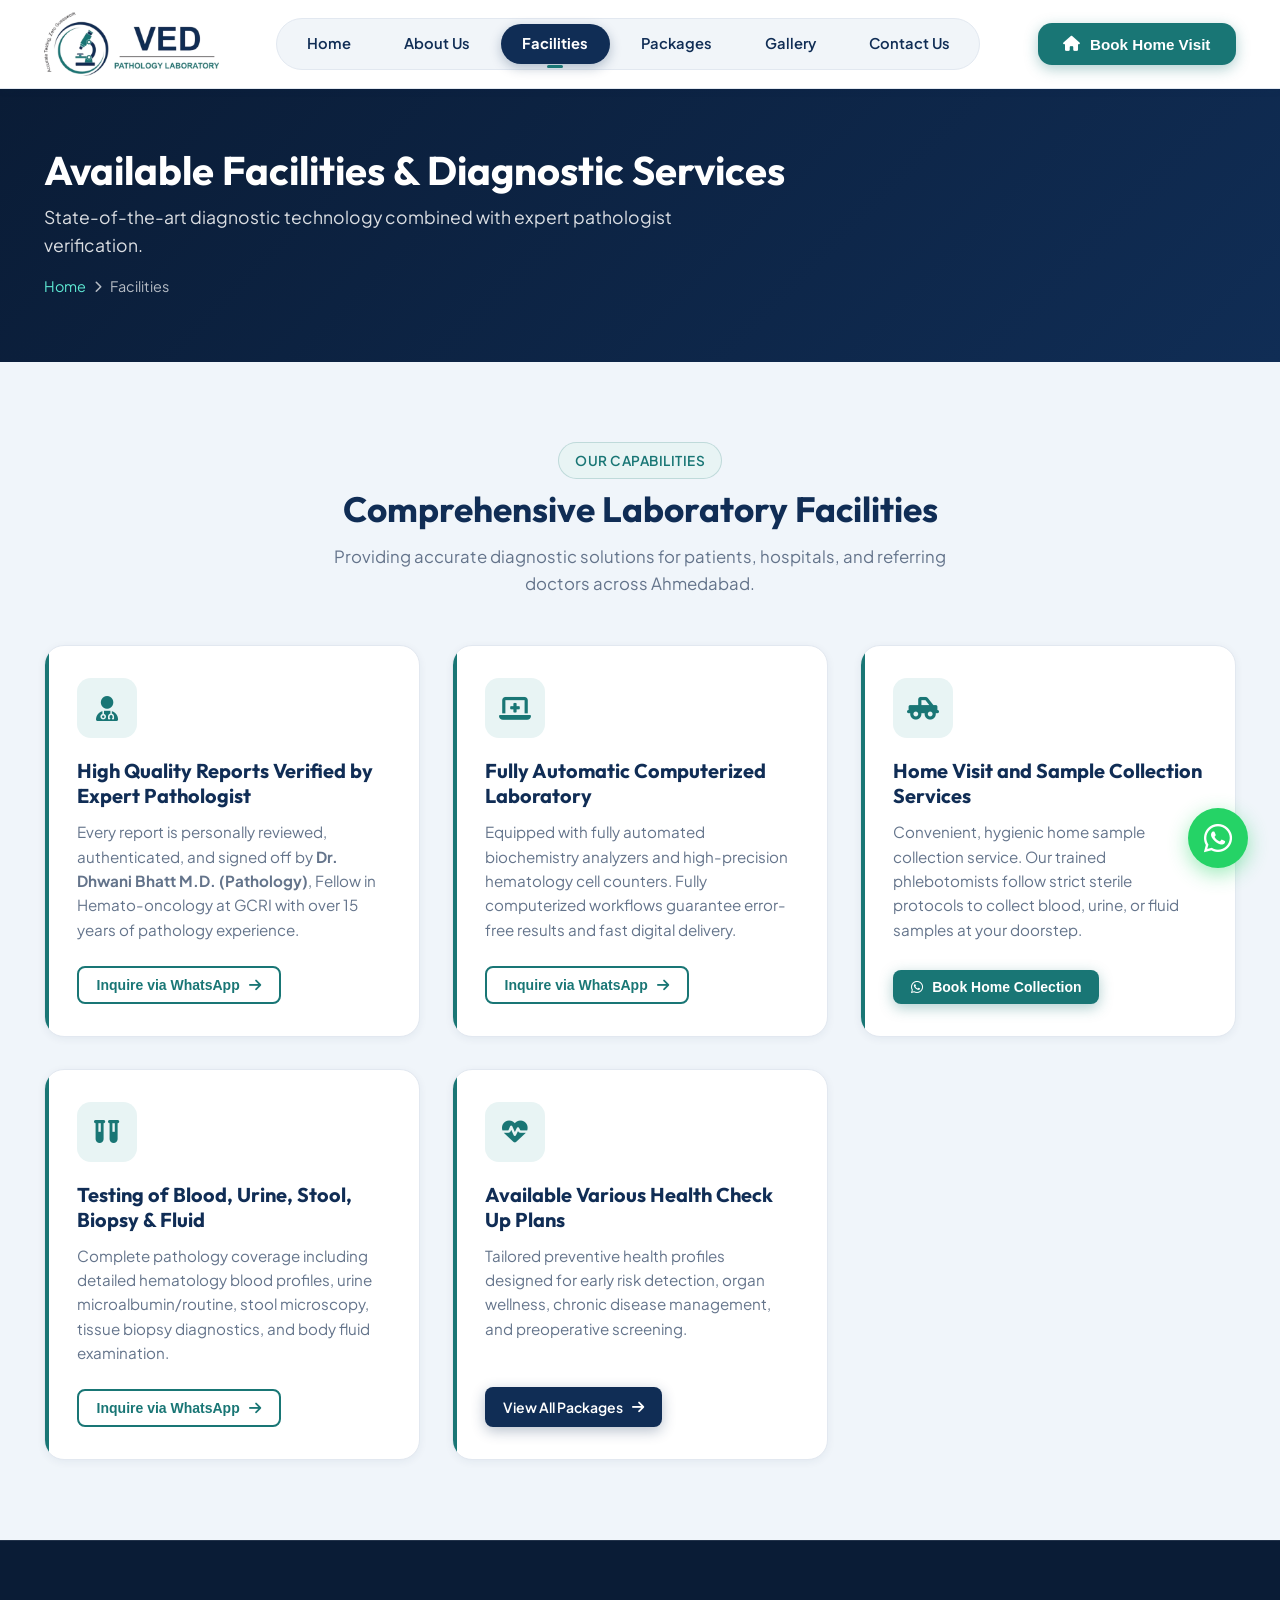
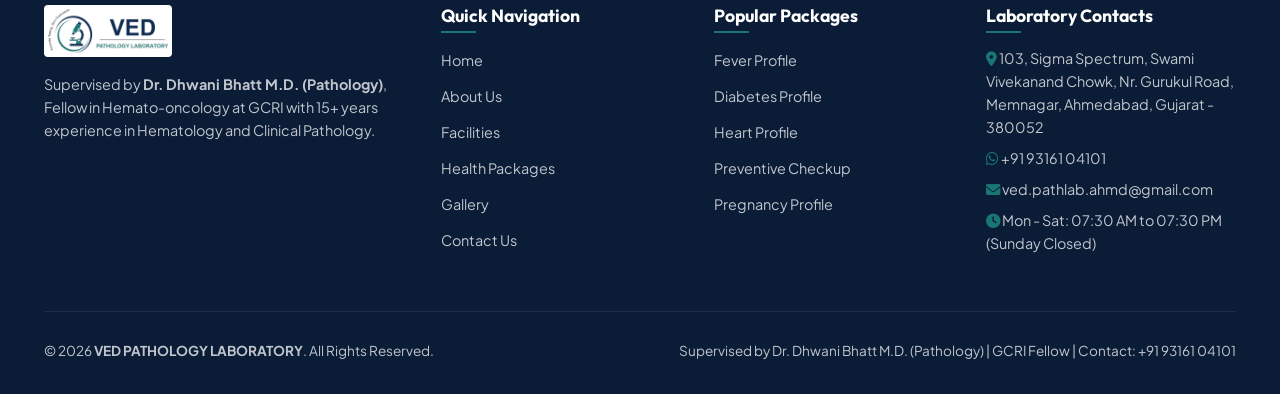
<file: facilities.html>
<!DOCTYPE html>
<html lang="en">
<head>
  <meta charset="UTF-8">
  <meta name="viewport" content="width=device-width, initial-scale=1.0">
  <title>Facilities & Services | Ved Pathology Laboratory | Ahmedabad</title>
  <meta name="description" content="Explore diagnostic facilities at Ved Pathology Laboratory: High Quality Reports Verified by Dr. Dhwani Bhatt M.D. Pathology, Fully Automatic Computerized Lab, Home Sample Collection, Blood, Urine, Stool, Biopsy & Fluid testing.">
  <meta name="keywords" content="Facilities Pathology Lab Memnagar, Blood Test Ahmedabad, Home Visit Sample Collection, Computerized Lab Ahmedabad, Biopsy Fluid Testing">
  
  <link rel="icon" type="image/png" href="Logo.png">
  <link rel="preconnect" href="https://fonts.googleapis.com">
  <link rel="preconnect" href="https://fonts.gstatic.com" crossorigin>
  <link href="https://fonts.googleapis.com/css2?family=Outfit:wght@400;500;600;700;800&family=Plus+Jakarta+Sans:wght@400;500;600;700&display=swap" rel="stylesheet">
  <link rel="stylesheet" href="https://cdnjs.cloudflare.com/ajax/libs/font-awesome/6.4.0/css/all.min.css">
  <link rel="stylesheet" href="css/style.css">
</head>
<body>

  <!-- HEADER NAVIGATION -->
  <header class="header-nav">
    <div class="container nav-container">
      <a href="index.html" class="logo-wrapper">
        <img src="Logo.png" alt="Ved Pathology Laboratory Logo" class="logo-img">
      </a>

      <ul class="nav-links">
        <li><a href="index.html" class="nav-link">Home</a></li>
        <li><a href="about.html" class="nav-link">About Us</a></li>
        <li><a href="facilities.html" class="nav-link active">Facilities</a></li>
        <li><a href="packages.html" class="nav-link">Packages</a></li>
        <li><a href="gallery.html" class="nav-link">Gallery</a></li>
        <li><a href="contact.html" class="nav-link">Contact Us</a></li>
      </ul>

      <div class="header-cta-btn">
        <button class="btn btn-primary" onclick="openModal('homeVisitModal')">
          <i class="fas fa-home"></i> Book Home Visit
        </button>
      </div>

      <button class="mobile-toggle" id="mobileToggle" aria-label="Toggle navigation">
        <i class="fas fa-bars"></i>
      </button>
    </div>

    <!-- Mobile Drawer Menu -->
    <div class="mobile-menu" id="mobileMenu">
      <ul class="mobile-nav-links">
        <li><a href="index.html">Home</a></li>
        <li><a href="about.html">About Us</a></li>
        <li><a href="facilities.html" class="active">Facilities</a></li>
        <li><a href="packages.html">Packages</a></li>
        <li><a href="gallery.html">Gallery</a></li>
        <li><a href="contact.html">Contact Us</a></li>
      </ul>
      <div style="margin-top: 1.5rem;">
        <button class="btn btn-whatsapp" style="width: 100%;" onclick="openModal('homeVisitModal')">
          <i class="fab fa-whatsapp"></i> Book Home Visit via WhatsApp
        </button>
      </div>
    </div>
  </header>

  <!-- SUBPAGE BANNER -->
  <section class="page-banner">
    <div class="container">
      <h1>Available Facilities & Diagnostic Services</h1>
      <p>State-of-the-art diagnostic technology combined with expert pathologist verification.</p>
      <div class="breadcrumb">
        <a href="index.html">Home</a> <i class="fas fa-chevron-right" style="font-size: 0.75rem;"></i> <span>Facilities</span>
      </div>
    </div>
  </section>

  <!-- FACILITIES DETAILED GRID -->
  <section class="facilities">
    <div class="container">
      <div class="section-header text-center">
        <span class="badge badge-teal">Our Capabilities</span>
        <h2>Comprehensive Laboratory Facilities</h2>
        <p>Providing accurate diagnostic solutions for patients, hospitals, and referring doctors across Ahmedabad.</p>
      </div>

      <div class="facilities-grid">
        <!-- Facility 1 -->
        <div class="facility-card">
          <div class="facility-icon-wrap"><i class="fas fa-user-md"></i></div>
          <h3>High Quality Reports Verified by Expert Pathologist</h3>
          <p>Every report is personally reviewed, authenticated, and signed off by <strong>Dr. Dhwani Bhatt M.D. (Pathology)</strong>, Fellow in Hemato-oncology at GCRI with over 15 years of pathology experience.</p>
          <button class="btn btn-outline-teal btn-sm facility-cta" onclick="quickWhatsAppInquiry('Pathologist Verification Service')">
            Inquire via WhatsApp <i class="fas fa-arrow-right"></i>
          </button>
        </div>

        <!-- Facility 2 -->
        <div class="facility-card">
          <div class="facility-icon-wrap"><i class="fas fa-laptop-medical"></i></div>
          <h3>Fully Automatic Computerized Laboratory</h3>
          <p>Equipped with fully automated biochemistry analyzers and high-precision hematology cell counters. Fully computerized workflows guarantee error-free results and fast digital delivery.</p>
          <button class="btn btn-outline-teal btn-sm facility-cta" onclick="quickWhatsAppInquiry('Computerized Testing Equipment')">
            Inquire via WhatsApp <i class="fas fa-arrow-right"></i>
          </button>
        </div>

        <!-- Facility 3 -->
        <div class="facility-card">
          <div class="facility-icon-wrap"><i class="fas fa-truck-pickup"></i></div>
          <h3>Home Visit and Sample Collection Services</h3>
          <p>Convenient, hygienic home sample collection service. Our trained phlebotomists follow strict sterile protocols to collect blood, urine, or fluid samples at your doorstep.</p>
          <button class="btn btn-primary btn-sm facility-cta" onclick="openModal('homeVisitModal')">
            <i class="fab fa-whatsapp"></i> Book Home Collection
          </button>
        </div>

        <!-- Facility 4 -->
        <div class="facility-card">
          <div class="facility-icon-wrap"><i class="fas fa-vials"></i></div>
          <h3>Testing of Blood, Urine, Stool, Biopsy & Fluid</h3>
          <p>Complete pathology coverage including detailed hematology blood profiles, urine microalbumin/routine, stool microscopy, tissue biopsy diagnostics, and body fluid examination.</p>
          <button class="btn btn-outline-teal btn-sm facility-cta" onclick="quickWhatsAppInquiry('Specialized Testing (Blood/Urine/Biopsy/Fluid)')">
            Inquire via WhatsApp <i class="fas fa-arrow-right"></i>
          </button>
        </div>

        <!-- Facility 5 -->
        <div class="facility-card">
          <div class="facility-icon-wrap"><i class="fas fa-heartbeat"></i></div>
          <h3>Available Various Health Check Up Plans</h3>
          <p>Tailored preventive health profiles designed for early risk detection, organ wellness, chronic disease management, and preoperative screening.</p>
          <a href="packages.html" class="btn btn-navy btn-sm facility-cta">
            View All Packages <i class="fas fa-arrow-right"></i>
          </a>
        </div>
      </div>
    </div>
  </section>

  <!-- HOME VISIT MODAL DIALOG -->
  <div class="modal-backdrop" id="homeVisitModal">
    <div class="modal-dialog">
      <div class="modal-header">
        <h3><i class="fab fa-whatsapp text-teal"></i> Book Home Sample Collection</h3>
        <button class="modal-close" onclick="closeModal('homeVisitModal')">&times;</button>
      </div>
      <div class="modal-body">
        <form id="homeVisitForm">
          <div class="form-group">
            <label for="hvName">Patient Name *</label>
            <input type="text" id="hvName" class="form-control" placeholder="Enter patient name" required>
          </div>
          <div class="form-row">
            <div class="form-group">
              <label for="hvPhone">Phone Number *</label>
              <input type="tel" id="hvPhone" class="form-control" placeholder="+91 93161 04101" required>
            </div>
            <div class="form-group">
              <label for="hvTest">Required Test / Service</label>
              <input type="text" id="hvTest" class="form-control" placeholder="e.g. Blood Test / Biopsy">
            </div>
          </div>
          <div class="form-group">
            <label for="hvAddress">Full Pickup Address *</label>
            <textarea id="hvAddress" class="form-control" rows="3" placeholder="Address in Ahmedabad" required></textarea>
          </div>
          <div class="form-row">
            <div class="form-group">
              <label for="hvDate">Preferred Date</label>
              <input type="date" id="hvDate" class="form-control">
            </div>
            <div class="form-group">
              <label for="hvTime">Preferred Time Slot</label>
              <select id="hvTime" class="form-control">
                <option value="Morning (7:30 AM - 10:00 AM)">Morning (7:30 AM - 10:00 AM)</option>
                <option value="Late Morning (10:00 AM - 1:00 PM)">Late Morning (10:00 AM - 1:00 PM)</option>
              </select>
            </div>
          </div>
          <button type="submit" class="btn btn-whatsapp" style="width: 100%; margin-top: 1rem;">
            <i class="fab fa-whatsapp"></i> Confirm & Open WhatsApp
          </button>
        </form>
      </div>
    </div>
  </div>

  <a href="https://wa.me/919316104101?text=Hello%20Ved%20Pathology%20Laboratory,%20I%20have%20a%20facility%20inquiry." target="_blank" class="floating-whatsapp" aria-label="Chat on WhatsApp">
    <i class="fab fa-whatsapp"></i>
  </a>

  <!-- CONSISTENT FOOTER -->
  <footer>
    <div class="container">
      <div class="footer-grid">
        <div class="footer-col">
          <div style="display: flex; align-items: center; margin-bottom: 1rem;">
            <img src="Logo.png" alt="Ved Pathology Laboratory Logo" style="height: 52px; border-radius: 4px; background: white; padding: 4px;">
          </div>
          <p style="font-size: 0.9rem; margin-bottom: 1rem;">
            Supervised by <strong>Dr. Dhwani Bhatt M.D. (Pathology)</strong>, Fellow in Hemato-oncology at GCRI with 15+ years experience in Hematology and Clinical Pathology.
          </p>
        </div>

        <div class="footer-col">
          <h4>Quick Navigation</h4>
          <ul class="footer-links">
            <li><a href="index.html">Home</a></li>
            <li><a href="about.html">About Us</a></li>
            <li><a href="facilities.html">Facilities</a></li>
            <li><a href="packages.html">Health Packages</a></li>
            <li><a href="gallery.html">Gallery</a></li>
            <li><a href="contact.html">Contact Us</a></li>
          </ul>
        </div>

        <div class="footer-col">
          <h4>Popular Packages</h4>
          <ul class="footer-links">
            <li><a href="packages.html">Fever Profile</a></li>
            <li><a href="packages.html">Diabetes Profile</a></li>
            <li><a href="packages.html">Heart Profile</a></li>
            <li><a href="packages.html">Preventive Checkup</a></li>
            <li><a href="packages.html">Pregnancy Profile</a></li>
          </ul>
        </div>

        <div class="footer-col">
          <h4>Laboratory Contacts</h4>
          <p style="font-size: 0.9rem; margin-bottom: 0.5rem;">
            <i class="fas fa-map-marker-alt text-teal"></i> 103, Sigma Spectrum, Swami Vivekanand Chowk, Nr. Gurukul Road, Memnagar, Ahmedabad, Gujarat - 380052
          </p>
          <p style="font-size: 0.9rem; margin-bottom: 0.5rem;">
            <i class="fab fa-whatsapp text-teal"></i> <a href="https://wa.me/919316104101" target="_blank">+91 93161 04101</a>
          </p>
          <p style="font-size: 0.9rem; margin-bottom: 0.5rem;">
            <i class="fas fa-envelope text-teal"></i> <a href="mailto:ved.pathlab.ahmd@gmail.com">ved.pathlab.ahmd@gmail.com</a>
          </p>
          <p style="font-size: 0.9rem;">
            <i class="fas fa-clock text-teal"></i> Mon - Sat: 07:30 AM to 07:30 PM (Sunday Closed)
          </p>
        </div>
      </div>

      <div class="footer-bottom">
        <div>
          &copy; 2026 <strong>VED PATHOLOGY LABORATORY</strong>. All Rights Reserved.
        </div>
        <div>
          Supervised by Dr. Dhwani Bhatt M.D. (Pathology) | GCRI Fellow | Contact: +91 93161 04101
        </div>
      </div>
    </div>
  </footer>

  <script src="js/main.js"></script>
</body>
</html>
</file>
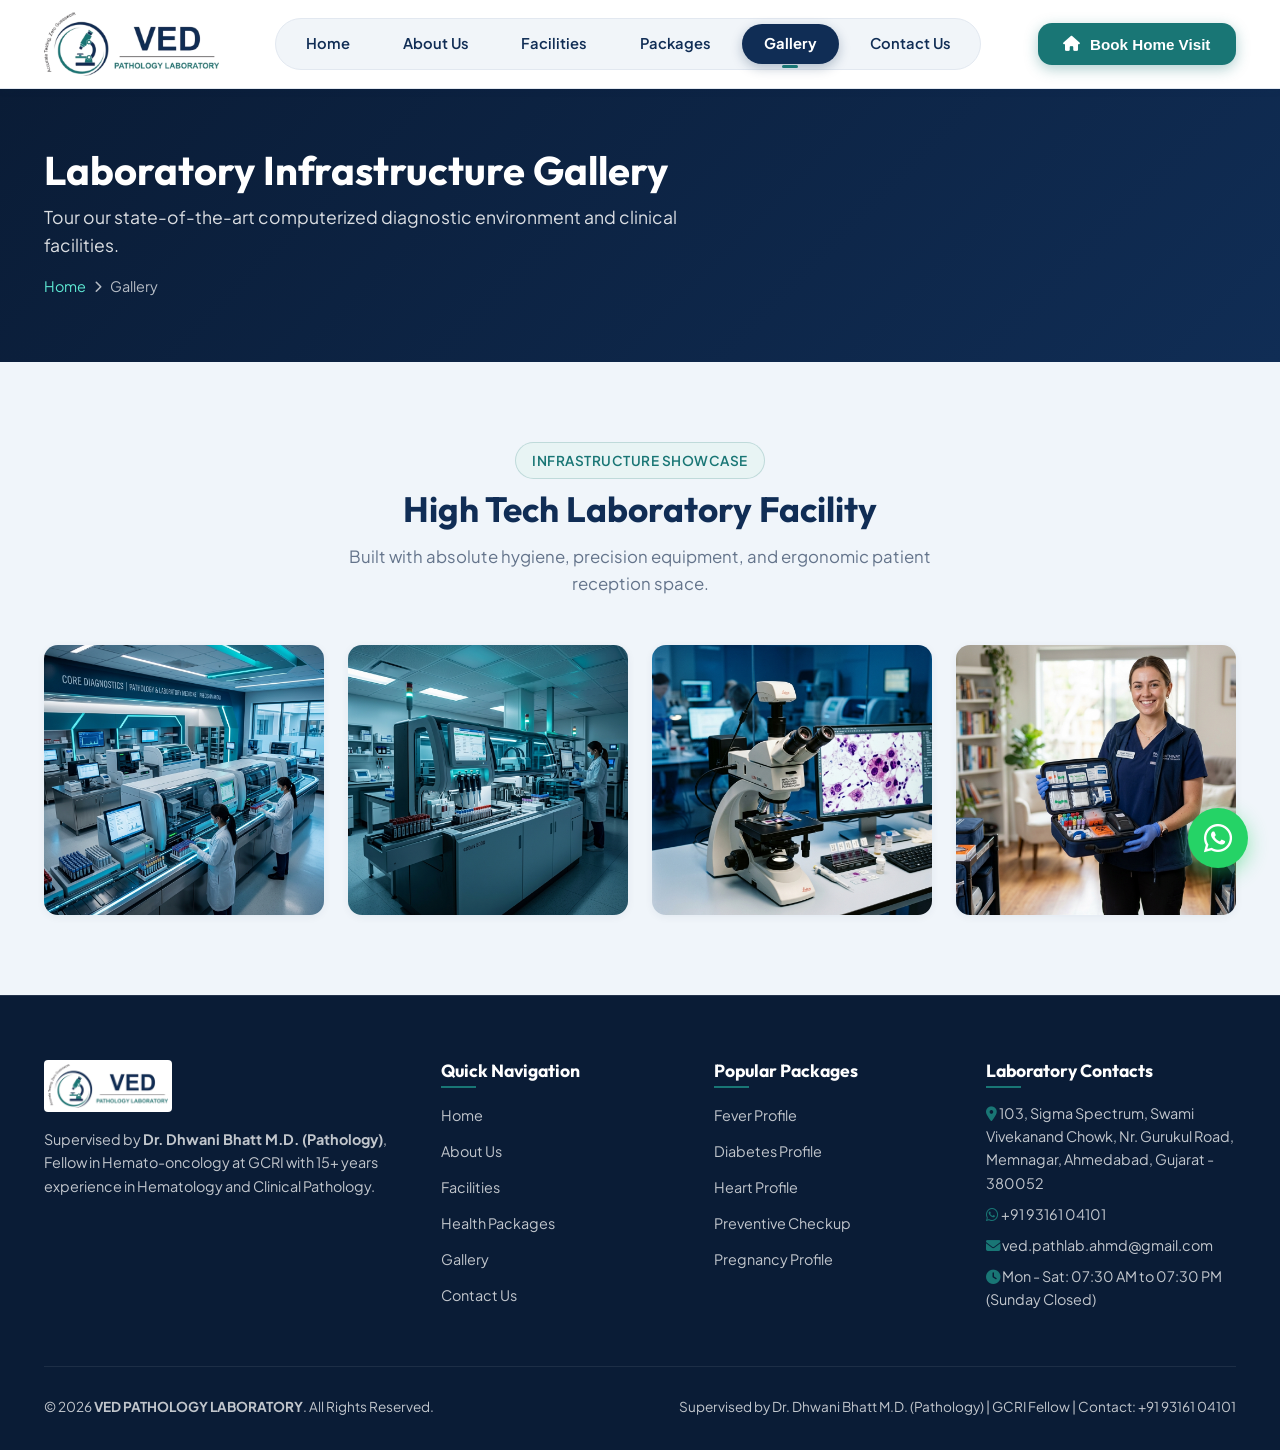
<file: gallery.html>
<!DOCTYPE html>
<html lang="en">
<head>
  <meta charset="UTF-8">
  <meta name="viewport" content="width=device-width, initial-scale=1.0">
  <title>Gallery | Ved Pathology Laboratory | Ahmedabad</title>
  <meta name="description" content="View the modern diagnostic infrastructure, automated biochemistry analyzers, clinical testing setup, and phlebotomy home collection kits at Ved Pathology Laboratory Ahmedabad.">
  <meta name="keywords" content="Pathology Lab Gallery Ahmedabad, Ved Pathology Equipment, Automated Hematology Analyzer, Phlebotomy Home Collection Kit">
  
  <link rel="icon" type="image/png" href="Logo.png">
  <link rel="preconnect" href="https://fonts.googleapis.com">
  <link rel="preconnect" href="https://fonts.gstatic.com" crossorigin>
  <link href="https://fonts.googleapis.com/css2?family=Outfit:wght@400;500;600;700;800&family=Plus+Jakarta+Sans:wght@400;500;600;700&display=swap" rel="stylesheet">
  <link rel="stylesheet" href="https://cdnjs.cloudflare.com/ajax/libs/font-awesome/6.4.0/css/all.min.css">
  <link rel="stylesheet" href="css/style.css">
</head>
<body>

  <!-- HEADER NAVIGATION -->
  <header class="header-nav">
    <div class="container nav-container">
      <a href="index.html" class="logo-wrapper">
        <img src="Logo.png" alt="Ved Pathology Laboratory Logo" class="logo-img">
      </a>

      <ul class="nav-links">
        <li><a href="index.html" class="nav-link">Home</a></li>
        <li><a href="about.html" class="nav-link">About Us</a></li>
        <li><a href="facilities.html" class="nav-link">Facilities</a></li>
        <li><a href="packages.html" class="nav-link">Packages</a></li>
        <li><a href="gallery.html" class="nav-link active">Gallery</a></li>
        <li><a href="contact.html" class="nav-link">Contact Us</a></li>
      </ul>

      <div class="header-cta-btn">
        <button class="btn btn-primary" onclick="openModal('homeVisitModal')">
          <i class="fas fa-home"></i> Book Home Visit
        </button>
      </div>

      <button class="mobile-toggle" id="mobileToggle" aria-label="Toggle navigation">
        <i class="fas fa-bars"></i>
      </button>
    </div>

    <!-- Mobile Drawer Menu -->
    <div class="mobile-menu" id="mobileMenu">
      <ul class="mobile-nav-links">
        <li><a href="index.html">Home</a></li>
        <li><a href="about.html">About Us</a></li>
        <li><a href="facilities.html">Facilities</a></li>
        <li><a href="packages.html">Packages</a></li>
        <li><a href="gallery.html" class="active">Gallery</a></li>
        <li><a href="contact.html">Contact Us</a></li>
      </ul>
      <div style="margin-top: 1.5rem;">
        <button class="btn btn-whatsapp" style="width: 100%;" onclick="openModal('homeVisitModal')">
          <i class="fab fa-whatsapp"></i> Book Home Visit via WhatsApp
        </button>
      </div>
    </div>
  </header>

  <!-- SUBPAGE BANNER -->
  <section class="page-banner">
    <div class="container">
      <h1>Laboratory Infrastructure Gallery</h1>
      <p>Tour our state-of-the-art computerized diagnostic environment and clinical facilities.</p>
      <div class="breadcrumb">
        <a href="index.html">Home</a> <i class="fas fa-chevron-right" style="font-size: 0.75rem;"></i> <span>Gallery</span>
      </div>
    </div>
  </section>

  <!-- GALLERY GRID -->
  <section class="gallery">
    <div class="container">
      <div class="section-header text-center">
        <span class="badge badge-teal">Infrastructure Showcase</span>
        <h2>High Tech Laboratory Facility</h2>
        <p>Built with absolute hygiene, precision equipment, and ergonomic patient reception space.</p>
      </div>

      <div class="gallery-grid">
        <div class="gallery-item">
          <img src="images/hero_lab.png" alt="Computerized Pathology Lab">
          <div class="gallery-overlay">
            <span class="gallery-title">Computerized Diagnostic Station</span>
            <span class="gallery-subtitle">High precision automated analyzers</span>
          </div>
        </div>

        <div class="gallery-item">
          <img src="images/automation.png" alt="Fully Automated Biochemistry Analyzer">
          <div class="gallery-overlay">
            <span class="gallery-title">Automated Biochemistry Analyzer</span>
            <span class="gallery-subtitle">Error-free automated testing platform</span>
          </div>
        </div>

        <div class="gallery-item">
          <img src="images/testing.png" alt="Clinical Microscopic Testing Setup">
          <div class="gallery-overlay">
            <span class="gallery-title">Hematology & Clinical Diagnostics Desk</span>
            <span class="gallery-subtitle">Dr. Dhwani Bhatt verification station</span>
          </div>
        </div>

        <div class="gallery-item">
          <img src="images/home_visit.png" alt="Home Sample Collection Kit">
          <div class="gallery-overlay">
            <span class="gallery-title">Sterile Home Visit Sample Kit</span>
            <span class="gallery-subtitle">Hygienic doorstep phlebotomy service</span>
          </div>
        </div>
      </div>
    </div>
  </section>

  <!-- HOME VISIT MODAL DIALOG -->
  <div class="modal-backdrop" id="homeVisitModal">
    <div class="modal-dialog">
      <div class="modal-header">
        <h3><i class="fab fa-whatsapp text-teal"></i> Book Home Sample Collection</h3>
        <button class="modal-close" onclick="closeModal('homeVisitModal')">&times;</button>
      </div>
      <div class="modal-body">
        <form id="homeVisitForm">
          <div class="form-group">
            <label for="hvName">Patient Name *</label>
            <input type="text" id="hvName" class="form-control" placeholder="Enter patient name" required>
          </div>
          <div class="form-row">
            <div class="form-group">
              <label for="hvPhone">Phone Number *</label>
              <input type="tel" id="hvPhone" class="form-control" placeholder="+91 93161 04101" required>
            </div>
            <div class="form-group">
              <label for="hvTest">Required Test</label>
              <input type="text" id="hvTest" class="form-control" placeholder="e.g. Blood Test / Routine Checkup">
            </div>
          </div>
          <div class="form-group">
            <label for="hvAddress">Full Address *</label>
            <textarea id="hvAddress" class="form-control" rows="3" placeholder="Address in Ahmedabad" required></textarea>
          </div>
          <button type="submit" class="btn btn-whatsapp" style="width: 100%; margin-top: 1rem;">
            <i class="fab fa-whatsapp"></i> Confirm & Open WhatsApp
          </button>
        </form>
      </div>
    </div>
  </div>

  <a href="https://wa.me/919316104101?text=Hello%20Ved%20Pathology%20Laboratory,%20I%20have%20a%20gallery%20inquiry." target="_blank" class="floating-whatsapp" aria-label="Chat on WhatsApp">
    <i class="fab fa-whatsapp"></i>
  </a>

  <!-- CONSISTENT FOOTER -->
  <footer>
    <div class="container">
      <div class="footer-grid">
        <div class="footer-col">
          <div style="display: flex; align-items: center; margin-bottom: 1rem;">
            <img src="Logo.png" alt="Ved Pathology Laboratory Logo" style="height: 52px; border-radius: 4px; background: white; padding: 4px;">
          </div>
          <p style="font-size: 0.9rem; margin-bottom: 1rem;">
            Supervised by <strong>Dr. Dhwani Bhatt M.D. (Pathology)</strong>, Fellow in Hemato-oncology at GCRI with 15+ years experience in Hematology and Clinical Pathology.
          </p>
        </div>

        <div class="footer-col">
          <h4>Quick Navigation</h4>
          <ul class="footer-links">
            <li><a href="index.html">Home</a></li>
            <li><a href="about.html">About Us</a></li>
            <li><a href="facilities.html">Facilities</a></li>
            <li><a href="packages.html">Health Packages</a></li>
            <li><a href="gallery.html">Gallery</a></li>
            <li><a href="contact.html">Contact Us</a></li>
          </ul>
        </div>

        <div class="footer-col">
          <h4>Popular Packages</h4>
          <ul class="footer-links">
            <li><a href="packages.html">Fever Profile</a></li>
            <li><a href="packages.html">Diabetes Profile</a></li>
            <li><a href="packages.html">Heart Profile</a></li>
            <li><a href="packages.html">Preventive Checkup</a></li>
            <li><a href="packages.html">Pregnancy Profile</a></li>
          </ul>
        </div>

        <div class="footer-col">
          <h4>Laboratory Contacts</h4>
          <p style="font-size: 0.9rem; margin-bottom: 0.5rem;">
            <i class="fas fa-map-marker-alt text-teal"></i> 103, Sigma Spectrum, Swami Vivekanand Chowk, Nr. Gurukul Road, Memnagar, Ahmedabad, Gujarat - 380052
          </p>
          <p style="font-size: 0.9rem; margin-bottom: 0.5rem;">
            <i class="fab fa-whatsapp text-teal"></i> <a href="https://wa.me/919316104101" target="_blank">+91 93161 04101</a>
          </p>
          <p style="font-size: 0.9rem; margin-bottom: 0.5rem;">
            <i class="fas fa-envelope text-teal"></i> <a href="mailto:ved.pathlab.ahmd@gmail.com">ved.pathlab.ahmd@gmail.com</a>
          </p>
          <p style="font-size: 0.9rem;">
            <i class="fas fa-clock text-teal"></i> Mon - Sat: 07:30 AM to 07:30 PM (Sunday Closed)
          </p>
        </div>
      </div>

      <div class="footer-bottom">
        <div>
          &copy; 2026 <strong>VED PATHOLOGY LABORATORY</strong>. All Rights Reserved.
        </div>
        <div>
          Supervised by Dr. Dhwani Bhatt M.D. (Pathology) | GCRI Fellow | Contact: +91 93161 04101
        </div>
      </div>
    </div>
  </footer>

  <script src="js/main.js"></script>
</body>
</html>
</file>
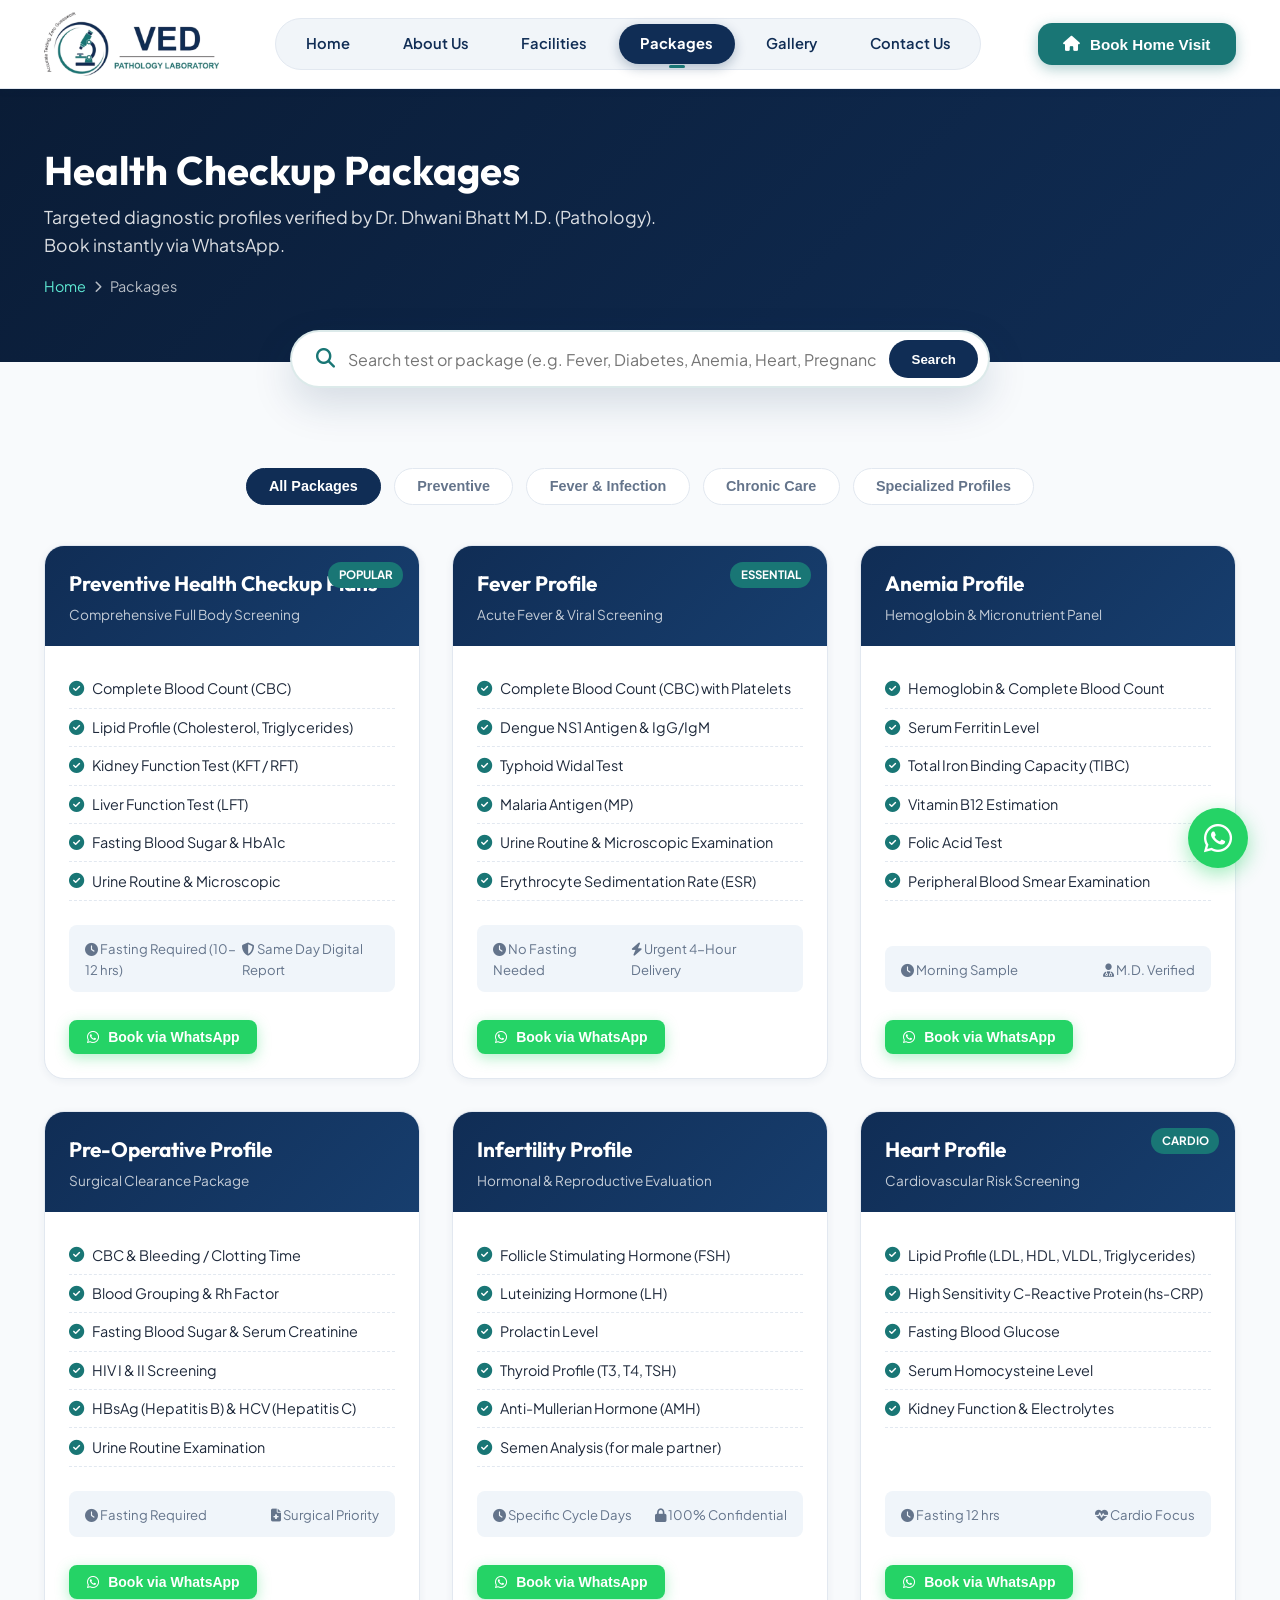
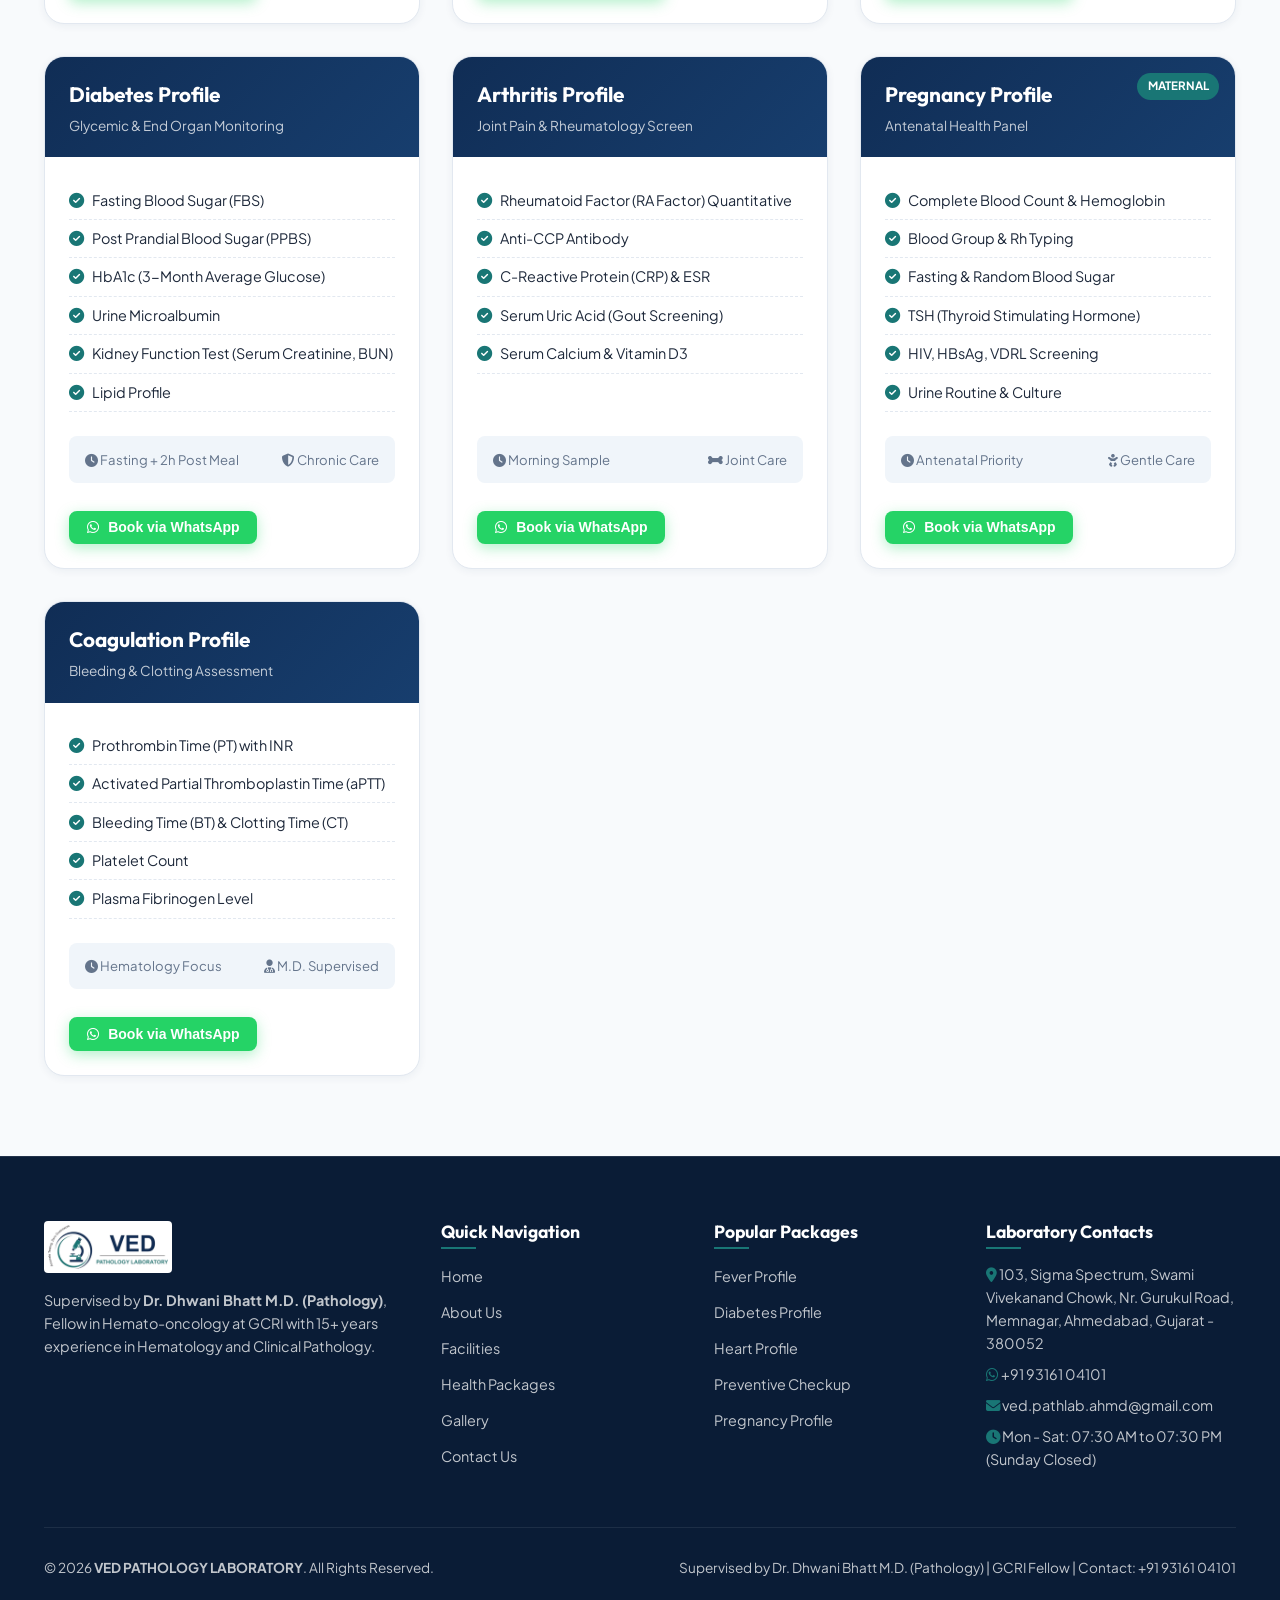
<file: packages.html>
<!DOCTYPE html>
<html lang="en">
<head>
  <meta charset="UTF-8">
  <meta name="viewport" content="width=device-width, initial-scale=1.0">
  <title>Health Packages | Ved Pathology Laboratory | Ahmedabad</title>
  <meta name="description" content="Explore 10 comprehensive Health Checkup Packages at Ved Pathology Laboratory: Preventive, Fever, Anemia, Pre-Operative, Infertility, Heart, Diabetes, Arthritis, Pregnancy, Coagulation Profiles. Verified by Dr. Dhwani Bhatt M.D. Pathology.">
  <meta name="keywords" content="Fever Profile Ahmedabad, Diabetes Package Memnagar, Pre-Operative Profile, Preventive Health Checkup Ahmedabad, Infertility Profile">
  
  <link rel="icon" type="image/png" href="Logo.png">
  <link rel="preconnect" href="https://fonts.googleapis.com">
  <link rel="preconnect" href="https://fonts.gstatic.com" crossorigin>
  <link href="https://fonts.googleapis.com/css2?family=Outfit:wght@400;500;600;700;800&family=Plus+Jakarta+Sans:wght@400;500;600;700&display=swap" rel="stylesheet">
  <link rel="stylesheet" href="https://cdnjs.cloudflare.com/ajax/libs/font-awesome/6.4.0/css/all.min.css">
  <link rel="stylesheet" href="css/style.css">
</head>
<body>

  <!-- HEADER NAVIGATION -->
  <header class="header-nav">
    <div class="container nav-container">
      <a href="index.html" class="logo-wrapper">
        <img src="Logo.png" alt="Ved Pathology Laboratory Logo" class="logo-img">
      </a>

      <ul class="nav-links">
        <li><a href="index.html" class="nav-link">Home</a></li>
        <li><a href="about.html" class="nav-link">About Us</a></li>
        <li><a href="facilities.html" class="nav-link">Facilities</a></li>
        <li><a href="packages.html" class="nav-link active">Packages</a></li>
        <li><a href="gallery.html" class="nav-link">Gallery</a></li>
        <li><a href="contact.html" class="nav-link">Contact Us</a></li>
      </ul>

      <div class="header-cta-btn">
        <button class="btn btn-primary" onclick="openModal('homeVisitModal')">
          <i class="fas fa-home"></i> Book Home Visit
        </button>
      </div>

      <button class="mobile-toggle" id="mobileToggle" aria-label="Toggle navigation">
        <i class="fas fa-bars"></i>
      </button>
    </div>

    <!-- Mobile Drawer Menu -->
    <div class="mobile-menu" id="mobileMenu">
      <ul class="mobile-nav-links">
        <li><a href="index.html">Home</a></li>
        <li><a href="about.html">About Us</a></li>
        <li><a href="facilities.html">Facilities</a></li>
        <li><a href="packages.html" class="active">Packages</a></li>
        <li><a href="gallery.html">Gallery</a></li>
        <li><a href="contact.html">Contact Us</a></li>
      </ul>
      <div style="margin-top: 1.5rem;">
        <button class="btn btn-whatsapp" style="width: 100%;" onclick="openModal('homeVisitModal')">
          <i class="fab fa-whatsapp"></i> Book Home Visit via WhatsApp
        </button>
      </div>
    </div>
  </header>

  <!-- SUBPAGE BANNER -->
  <section class="page-banner">
    <div class="container">
      <h1>Health Checkup Packages</h1>
      <p>Targeted diagnostic profiles verified by Dr. Dhwani Bhatt M.D. (Pathology). Book instantly via WhatsApp.</p>
      <div class="breadcrumb">
        <a href="index.html">Home</a> <i class="fas fa-chevron-right" style="font-size: 0.75rem;"></i> <span>Packages</span>
      </div>
    </div>
  </section>

  <!-- SEARCH BAR -->
  <div class="container">
    <div class="search-container" style="margin-top: -2rem;">
      <div class="search-box">
        <i class="fas fa-search"></i>
        <input type="text" id="searchInput" class="search-input" placeholder="Search test or package (e.g. Fever, Diabetes, Anemia, Heart, Pregnancy)...">
        <button class="search-btn">Search</button>
      </div>
    </div>
  </div>

  <!-- PACKAGES CATALOG -->
  <section class="packages" style="padding-top: 2rem;">
    <div class="container">
      <!-- Filter Tabs -->
      <div class="packages-filter-tabs">
        <button class="filter-tab active" data-filter="all">All Packages</button>
        <button class="filter-tab" data-filter="preventive">Preventive</button>
        <button class="filter-tab" data-filter="fever">Fever & Infection</button>
        <button class="filter-tab" data-filter="chronic">Chronic Care</button>
        <button class="filter-tab" data-filter="specialized">Specialized Profiles</button>
      </div>

      <div class="packages-grid">
        
        <!-- Package 1: Preventive Health Checkup Plans -->
        <div class="package-card" data-category="preventive">
          <div class="package-header">
            <span class="package-badge-tag">Popular</span>
            <h3>Preventive Health Checkup Plans</h3>
            <span class="package-subtitle">Comprehensive Full Body Screening</span>
          </div>
          <div class="package-body">
            <ul class="package-tests-list">
              <li><i class="fas fa-check-circle"></i> Complete Blood Count (CBC)</li>
              <li><i class="fas fa-check-circle"></i> Lipid Profile (Cholesterol, Triglycerides)</li>
              <li><i class="fas fa-check-circle"></i> Kidney Function Test (KFT / RFT)</li>
              <li><i class="fas fa-check-circle"></i> Liver Function Test (LFT)</li>
              <li><i class="fas fa-check-circle"></i> Fasting Blood Sugar & HbA1c</li>
              <li><i class="fas fa-check-circle"></i> Urine Routine & Microscopic</li>
            </ul>
            <div class="package-meta">
              <span><i class="fas fa-clock"></i> Fasting Required (10-12 hrs)</span>
              <span><i class="fas fa-shield-alt"></i> Same Day Digital Report</span>
            </div>
            <div class="package-footer">
              <button class="btn btn-whatsapp btn-sm" onclick="bookPackageWhatsApp('Preventive Health Checkup Plan', 'Standard Rate')">
                <i class="fab fa-whatsapp"></i> Book via WhatsApp
              </button>
            </div>
          </div>
        </div>

        <!-- Package 2: Fever Profile -->
        <div class="package-card" data-category="fever">
          <div class="package-header">
            <span class="package-badge-tag">Essential</span>
            <h3>Fever Profile</h3>
            <span class="package-subtitle">Acute Fever & Viral Screening</span>
          </div>
          <div class="package-body">
            <ul class="package-tests-list">
              <li><i class="fas fa-check-circle"></i> Complete Blood Count (CBC) with Platelets</li>
              <li><i class="fas fa-check-circle"></i> Dengue NS1 Antigen & IgG/IgM</li>
              <li><i class="fas fa-check-circle"></i> Typhoid Widal Test</li>
              <li><i class="fas fa-check-circle"></i> Malaria Antigen (MP)</li>
              <li><i class="fas fa-check-circle"></i> Urine Routine & Microscopic Examination</li>
              <li><i class="fas fa-check-circle"></i> Erythrocyte Sedimentation Rate (ESR)</li>
            </ul>
            <div class="package-meta">
              <span><i class="fas fa-clock"></i> No Fasting Needed</span>
              <span><i class="fas fa-bolt"></i> Urgent 4-Hour Delivery</span>
            </div>
            <div class="package-footer">
              <button class="btn btn-whatsapp btn-sm" onclick="bookPackageWhatsApp('Fever Profile', 'Standard Rate')">
                <i class="fab fa-whatsapp"></i> Book via WhatsApp
              </button>
            </div>
          </div>
        </div>

        <!-- Package 3: Anemia Profile -->
        <div class="package-card" data-category="specialized">
          <div class="package-header">
            <h3>Anemia Profile</h3>
            <span class="package-subtitle">Hemoglobin & Micronutrient Panel</span>
          </div>
          <div class="package-body">
            <ul class="package-tests-list">
              <li><i class="fas fa-check-circle"></i> Hemoglobin & Complete Blood Count</li>
              <li><i class="fas fa-check-circle"></i> Serum Ferritin Level</li>
              <li><i class="fas fa-check-circle"></i> Total Iron Binding Capacity (TIBC)</li>
              <li><i class="fas fa-check-circle"></i> Vitamin B12 Estimation</li>
              <li><i class="fas fa-check-circle"></i> Folic Acid Test</li>
              <li><i class="fas fa-check-circle"></i> Peripheral Blood Smear Examination</li>
            </ul>
            <div class="package-meta">
              <span><i class="fas fa-clock"></i> Morning Sample</span>
              <span><i class="fas fa-user-md"></i> M.D. Verified</span>
            </div>
            <div class="package-footer">
              <button class="btn btn-whatsapp btn-sm" onclick="bookPackageWhatsApp('Anemia Profile', 'Standard Rate')">
                <i class="fab fa-whatsapp"></i> Book via WhatsApp
              </button>
            </div>
          </div>
        </div>

        <!-- Package 4: Pre-Operative Profile -->
        <div class="package-card" data-category="specialized">
          <div class="package-header">
            <h3>Pre-Operative Profile</h3>
            <span class="package-subtitle">Surgical Clearance Package</span>
          </div>
          <div class="package-body">
            <ul class="package-tests-list">
              <li><i class="fas fa-check-circle"></i> CBC & Bleeding / Clotting Time</li>
              <li><i class="fas fa-check-circle"></i> Blood Grouping & Rh Factor</li>
              <li><i class="fas fa-check-circle"></i> Fasting Blood Sugar & Serum Creatinine</li>
              <li><i class="fas fa-check-circle"></i> HIV I & II Screening</li>
              <li><i class="fas fa-check-circle"></i> HBsAg (Hepatitis B) & HCV (Hepatitis C)</li>
              <li><i class="fas fa-check-circle"></i> Urine Routine Examination</li>
            </ul>
            <div class="package-meta">
              <span><i class="fas fa-clock"></i> Fasting Required</span>
              <span><i class="fas fa-file-medical"></i> Surgical Priority</span>
            </div>
            <div class="package-footer">
              <button class="btn btn-whatsapp btn-sm" onclick="bookPackageWhatsApp('Pre-Operative Profile', 'Standard Rate')">
                <i class="fab fa-whatsapp"></i> Book via WhatsApp
              </button>
            </div>
          </div>
        </div>

        <!-- Package 5: Infertility Profile -->
        <div class="package-card" data-category="specialized">
          <div class="package-header">
            <h3>Infertility Profile</h3>
            <span class="package-subtitle">Hormonal & Reproductive Evaluation</span>
          </div>
          <div class="package-body">
            <ul class="package-tests-list">
              <li><i class="fas fa-check-circle"></i> Follicle Stimulating Hormone (FSH)</li>
              <li><i class="fas fa-check-circle"></i> Luteinizing Hormone (LH)</li>
              <li><i class="fas fa-check-circle"></i> Prolactin Level</li>
              <li><i class="fas fa-check-circle"></i> Thyroid Profile (T3, T4, TSH)</li>
              <li><i class="fas fa-check-circle"></i> Anti-Mullerian Hormone (AMH)</li>
              <li><i class="fas fa-check-circle"></i> Semen Analysis (for male partner)</li>
            </ul>
            <div class="package-meta">
              <span><i class="fas fa-clock"></i> Specific Cycle Days</span>
              <span><i class="fas fa-lock"></i> 100% Confidential</span>
            </div>
            <div class="package-footer">
              <button class="btn btn-whatsapp btn-sm" onclick="bookPackageWhatsApp('Infertility Profile', 'Standard Rate')">
                <i class="fab fa-whatsapp"></i> Book via WhatsApp
              </button>
            </div>
          </div>
        </div>

        <!-- Package 6: Heart Profile -->
        <div class="package-card" data-category="chronic">
          <div class="package-header">
            <span class="package-badge-tag">Cardio</span>
            <h3>Heart Profile</h3>
            <span class="package-subtitle">Cardiovascular Risk Screening</span>
          </div>
          <div class="package-body">
            <ul class="package-tests-list">
              <li><i class="fas fa-check-circle"></i> Lipid Profile (LDL, HDL, VLDL, Triglycerides)</li>
              <li><i class="fas fa-check-circle"></i> High Sensitivity C-Reactive Protein (hs-CRP)</li>
              <li><i class="fas fa-check-circle"></i> Fasting Blood Glucose</li>
              <li><i class="fas fa-check-circle"></i> Serum Homocysteine Level</li>
              <li><i class="fas fa-check-circle"></i> Kidney Function & Electrolytes</li>
            </ul>
            <div class="package-meta">
              <span><i class="fas fa-clock"></i> Fasting 12 hrs</span>
              <span><i class="fas fa-heartbeat"></i> Cardio Focus</span>
            </div>
            <div class="package-footer">
              <button class="btn btn-whatsapp btn-sm" onclick="bookPackageWhatsApp('Heart Profile', 'Standard Rate')">
                <i class="fab fa-whatsapp"></i> Book via WhatsApp
              </button>
            </div>
          </div>
        </div>

        <!-- Package 7: Diabetes Profile -->
        <div class="package-card" data-category="chronic">
          <div class="package-header">
            <h3>Diabetes Profile</h3>
            <span class="package-subtitle">Glycemic & End Organ Monitoring</span>
          </div>
          <div class="package-body">
            <ul class="package-tests-list">
              <li><i class="fas fa-check-circle"></i> Fasting Blood Sugar (FBS)</li>
              <li><i class="fas fa-check-circle"></i> Post Prandial Blood Sugar (PPBS)</li>
              <li><i class="fas fa-check-circle"></i> HbA1c (3-Month Average Glucose)</li>
              <li><i class="fas fa-check-circle"></i> Urine Microalbumin</li>
              <li><i class="fas fa-check-circle"></i> Kidney Function Test (Serum Creatinine, BUN)</li>
              <li><i class="fas fa-check-circle"></i> Lipid Profile</li>
            </ul>
            <div class="package-meta">
              <span><i class="fas fa-clock"></i> Fasting + 2h Post Meal</span>
              <span><i class="fas fa-shield-alt"></i> Chronic Care</span>
            </div>
            <div class="package-footer">
              <button class="btn btn-whatsapp btn-sm" onclick="bookPackageWhatsApp('Diabetes Profile', 'Standard Rate')">
                <i class="fab fa-whatsapp"></i> Book via WhatsApp
              </button>
            </div>
          </div>
        </div>

        <!-- Package 8: Arthritis Profile -->
        <div class="package-card" data-category="specialized">
          <div class="package-header">
            <h3>Arthritis Profile</h3>
            <span class="package-subtitle">Joint Pain & Rheumatology Screen</span>
          </div>
          <div class="package-body">
            <ul class="package-tests-list">
              <li><i class="fas fa-check-circle"></i> Rheumatoid Factor (RA Factor) Quantitative</li>
              <li><i class="fas fa-check-circle"></i> Anti-CCP Antibody</li>
              <li><i class="fas fa-check-circle"></i> C-Reactive Protein (CRP) & ESR</li>
              <li><i class="fas fa-check-circle"></i> Serum Uric Acid (Gout Screening)</li>
              <li><i class="fas fa-check-circle"></i> Serum Calcium & Vitamin D3</li>
            </ul>
            <div class="package-meta">
              <span><i class="fas fa-clock"></i> Morning Sample</span>
              <span><i class="fas fa-bone"></i> Joint Care</span>
            </div>
            <div class="package-footer">
              <button class="btn btn-whatsapp btn-sm" onclick="bookPackageWhatsApp('Arthritis Profile', 'Standard Rate')">
                <i class="fab fa-whatsapp"></i> Book via WhatsApp
              </button>
            </div>
          </div>
        </div>

        <!-- Package 9: Pregnancy Profile -->
        <div class="package-card" data-category="specialized">
          <div class="package-header">
            <span class="package-badge-tag">Maternal</span>
            <h3>Pregnancy Profile</h3>
            <span class="package-subtitle">Antenatal Health Panel</span>
          </div>
          <div class="package-body">
            <ul class="package-tests-list">
              <li><i class="fas fa-check-circle"></i> Complete Blood Count & Hemoglobin</li>
              <li><i class="fas fa-check-circle"></i> Blood Group & Rh Typing</li>
              <li><i class="fas fa-check-circle"></i> Fasting & Random Blood Sugar</li>
              <li><i class="fas fa-check-circle"></i> TSH (Thyroid Stimulating Hormone)</li>
              <li><i class="fas fa-check-circle"></i> HIV, HBsAg, VDRL Screening</li>
              <li><i class="fas fa-check-circle"></i> Urine Routine & Culture</li>
            </ul>
            <div class="package-meta">
              <span><i class="fas fa-clock"></i> Antenatal Priority</span>
              <span><i class="fas fa-baby"></i> Gentle Care</span>
            </div>
            <div class="package-footer">
              <button class="btn btn-whatsapp btn-sm" onclick="bookPackageWhatsApp('Pregnancy Profile', 'Standard Rate')">
                <i class="fab fa-whatsapp"></i> Book via WhatsApp
              </button>
            </div>
          </div>
        </div>

        <!-- Package 10: Coagulation Profile -->
        <div class="package-card" data-category="specialized">
          <div class="package-header">
            <h3>Coagulation Profile</h3>
            <span class="package-subtitle">Bleeding & Clotting Assessment</span>
          </div>
          <div class="package-body">
            <ul class="package-tests-list">
              <li><i class="fas fa-check-circle"></i> Prothrombin Time (PT) with INR</li>
              <li><i class="fas fa-check-circle"></i> Activated Partial Thromboplastin Time (aPTT)</li>
              <li><i class="fas fa-check-circle"></i> Bleeding Time (BT) & Clotting Time (CT)</li>
              <li><i class="fas fa-check-circle"></i> Platelet Count</li>
              <li><i class="fas fa-check-circle"></i> Plasma Fibrinogen Level</li>
            </ul>
            <div class="package-meta">
              <span><i class="fas fa-clock"></i> Hematology Focus</span>
              <span><i class="fas fa-user-md"></i> M.D. Supervised</span>
            </div>
            <div class="package-footer">
              <button class="btn btn-whatsapp btn-sm" onclick="bookPackageWhatsApp('Coagulation Profile', 'Standard Rate')">
                <i class="fab fa-whatsapp"></i> Book via WhatsApp
              </button>
            </div>
          </div>
        </div>

      </div>
    </div>
  </section>

  <!-- HOME VISIT MODAL DIALOG -->
  <div class="modal-backdrop" id="homeVisitModal">
    <div class="modal-dialog">
      <div class="modal-header">
        <h3><i class="fab fa-whatsapp text-teal"></i> Book Home Sample Collection</h3>
        <button class="modal-close" onclick="closeModal('homeVisitModal')">&times;</button>
      </div>
      <div class="modal-body">
        <form id="homeVisitForm">
          <div class="form-group">
            <label for="hvName">Patient Name *</label>
            <input type="text" id="hvName" class="form-control" placeholder="Enter patient name" required>
          </div>
          <div class="form-row">
            <div class="form-group">
              <label for="hvPhone">Phone Number *</label>
              <input type="tel" id="hvPhone" class="form-control" placeholder="+91 93161 04101" required>
            </div>
            <div class="form-group">
              <label for="hvTest">Required Package</label>
              <input type="text" id="hvTest" class="form-control" placeholder="e.g. Fever Profile / Preventive">
            </div>
          </div>
          <div class="form-group">
            <label for="hvAddress">Pickup Address *</label>
            <textarea id="hvAddress" class="form-control" rows="3" placeholder="Address in Ahmedabad" required></textarea>
          </div>
          <button type="submit" class="btn btn-whatsapp" style="width: 100%; margin-top: 1rem;">
            <i class="fab fa-whatsapp"></i> Confirm & Open WhatsApp
          </button>
        </form>
      </div>
    </div>
  </div>

  <a href="https://wa.me/919316104101?text=Hello%20Ved%20Pathology%20Laboratory,%20I%20have%20a%20package%20inquiry." target="_blank" class="floating-whatsapp" aria-label="Chat on WhatsApp">
    <i class="fab fa-whatsapp"></i>
  </a>

  <!-- CONSISTENT FOOTER -->
  <footer>
    <div class="container">
      <div class="footer-grid">
        <div class="footer-col">
          <div style="display: flex; align-items: center; margin-bottom: 1rem;">
            <img src="Logo.png" alt="Ved Pathology Laboratory Logo" style="height: 52px; border-radius: 4px; background: white; padding: 4px;">
          </div>
          <p style="font-size: 0.9rem; margin-bottom: 1rem;">
            Supervised by <strong>Dr. Dhwani Bhatt M.D. (Pathology)</strong>, Fellow in Hemato-oncology at GCRI with 15+ years experience in Hematology and Clinical Pathology.
          </p>
        </div>

        <div class="footer-col">
          <h4>Quick Navigation</h4>
          <ul class="footer-links">
            <li><a href="index.html">Home</a></li>
            <li><a href="about.html">About Us</a></li>
            <li><a href="facilities.html">Facilities</a></li>
            <li><a href="packages.html">Health Packages</a></li>
            <li><a href="gallery.html">Gallery</a></li>
            <li><a href="contact.html">Contact Us</a></li>
          </ul>
        </div>

        <div class="footer-col">
          <h4>Popular Packages</h4>
          <ul class="footer-links">
            <li><a href="packages.html">Fever Profile</a></li>
            <li><a href="packages.html">Diabetes Profile</a></li>
            <li><a href="packages.html">Heart Profile</a></li>
            <li><a href="packages.html">Preventive Checkup</a></li>
            <li><a href="packages.html">Pregnancy Profile</a></li>
          </ul>
        </div>

        <div class="footer-col">
          <h4>Laboratory Contacts</h4>
          <p style="font-size: 0.9rem; margin-bottom: 0.5rem;">
            <i class="fas fa-map-marker-alt text-teal"></i> 103, Sigma Spectrum, Swami Vivekanand Chowk, Nr. Gurukul Road, Memnagar, Ahmedabad, Gujarat - 380052
          </p>
          <p style="font-size: 0.9rem; margin-bottom: 0.5rem;">
            <i class="fab fa-whatsapp text-teal"></i> <a href="https://wa.me/919316104101" target="_blank">+91 93161 04101</a>
          </p>
          <p style="font-size: 0.9rem; margin-bottom: 0.5rem;">
            <i class="fas fa-envelope text-teal"></i> <a href="mailto:ved.pathlab.ahmd@gmail.com">ved.pathlab.ahmd@gmail.com</a>
          </p>
          <p style="font-size: 0.9rem;">
            <i class="fas fa-clock text-teal"></i> Mon - Sat: 07:30 AM to 07:30 PM (Sunday Closed)
          </p>
        </div>
      </div>

      <div class="footer-bottom">
        <div>
          &copy; 2026 <strong>VED PATHOLOGY LABORATORY</strong>. All Rights Reserved.
        </div>
        <div>
          Supervised by Dr. Dhwani Bhatt M.D. (Pathology) | GCRI Fellow | Contact: +91 93161 04101
        </div>
      </div>
    </div>
  </footer>

  <script src="js/main.js"></script>
</body>
</html>
</file>
<file: css/style.css>
/* ==========================================================================
   VED PATHOLOGY LABORATORY - DESIGN SYSTEM & STYLESHEET
   Colors:
     - Deep Navy Blue: #102D55
     - Teal / Petrol Green: #197675
     - White: #FFFFFF
   ========================================================================== */

:root {
  /* Brand Color Palette */
  --primary-navy: #102D55;
  --primary-navy-dark: #0A1C36;
  --primary-navy-light: #1A4278;
  --teal-accent: #197675;
  --teal-hover: #135A59;
  --teal-light: #E8F4F4;
  --teal-glow: rgba(25, 118, 117, 0.25);
  
  --pure-white: #FFFFFF;
  --off-white: #F8FAFC;
  --bg-ice: #F0F5FA;
  
  --text-main: #1E293B;
  --text-muted: #64748B;
  --text-light: #94A3B8;
  
  --whatsapp-green: #25D366;
  --whatsapp-hover: #1EBE5B;
  
  --border-color: #E2E8F0;
  --border-focus: #197675;

  --shadow-sm: 0 2px 8px rgba(16, 45, 85, 0.06);
  --shadow-md: 0 8px 24px rgba(16, 45, 85, 0.1);
  --shadow-lg: 0 16px 40px rgba(16, 45, 85, 0.15);

  --radius-sm: 8px;
  --radius-md: 14px;
  --radius-lg: 20px;
  --radius-full: 9999px;

  --transition-fast: 0.2s cubic-bezier(0.4, 0, 0.2, 1);
  --transition-normal: 0.3s cubic-bezier(0.4, 0, 0.2, 1);
}

/* Reset & Base Styles */
* {
  margin: 0;
  padding: 0;
  box-sizing: border-box;
}

html {
  scroll-behavior: smooth;
  font-size: 16px;
}

body {
  font-family: 'Plus Jakarta Sans', -apple-system, BlinkMacSystemFont, 'Segoe UI', Roboto, sans-serif;
  color: var(--text-main);
  background-color: var(--off-white);
  line-height: 1.6;
  overflow-x: hidden;
}

/* Typography */
h1, h2, h3, h4, h5, h6 {
  font-family: 'Outfit', 'Plus Jakarta Sans', sans-serif;
  font-weight: 700;
  color: var(--primary-navy);
  line-height: 1.25;
}

a {
  text-decoration: none;
  color: inherit;
  transition: var(--transition-fast);
}

img {
  max-width: 100%;
  height: auto;
  display: block;
}

.container {
  width: 100%;
  max-width: 1240px;
  margin: 0 auto;
  padding: 0 1.5rem;
}

/* Utilities */
.text-center { text-align: center; }
.text-teal { color: var(--teal-accent); }
.text-navy { color: var(--primary-navy); }
.bg-navy { background-color: var(--primary-navy); color: var(--pure-white); }
.bg-ice { background-color: var(--bg-ice); }

.badge {
  display: inline-flex;
  align-items: center;
  gap: 0.4rem;
  padding: 0.4rem 1rem;
  border-radius: var(--radius-full);
  font-size: 0.85rem;
  font-weight: 600;
  text-transform: uppercase;
  letter-spacing: 0.5px;
}

.badge-teal {
  background-color: var(--teal-light);
  color: var(--teal-accent);
  border: 1px solid rgba(25, 118, 117, 0.2);
}

.badge-navy {
  background-color: rgba(16, 45, 85, 0.08);
  color: var(--primary-navy);
}

/* Credential Pills for Doctor */
.credential-pill {
  display: inline-flex;
  align-items: center;
  gap: 0.5rem;
  background-color: #EBF5F5;
  color: var(--teal-accent);
  padding: 0.55rem 1.1rem;
  border-radius: var(--radius-md);
  font-weight: 600;
  font-size: 0.9rem;
  border: 1px solid rgba(25, 118, 117, 0.2);
}

.credential-pill i {
  color: var(--teal-accent);
}

/* Buttons */
.btn {
  display: inline-flex;
  align-items: center;
  justify-content: center;
  gap: 0.6rem;
  padding: 0.8rem 1.6rem;
  border-radius: var(--radius-md);
  font-weight: 600;
  font-size: 0.95rem;
  cursor: pointer;
  border: none;
  transition: var(--transition-normal);
  white-space: nowrap;
}

.btn-primary {
  background-color: var(--teal-accent);
  color: var(--pure-white);
  box-shadow: 0 4px 14px rgba(25, 118, 117, 0.35);
}

.btn-primary:hover {
  background-color: var(--teal-hover);
  transform: translateY(-2px);
  box-shadow: 0 6px 20px rgba(25, 118, 117, 0.45);
}

.btn-navy {
  background-color: var(--primary-navy);
  color: var(--pure-white);
  box-shadow: 0 4px 14px rgba(16, 45, 85, 0.3);
}

.btn-navy:hover {
  background-color: var(--primary-navy-dark);
  transform: translateY(-2px);
  box-shadow: 0 6px 20px rgba(16, 45, 85, 0.4);
}

.btn-whatsapp {
  background-color: var(--whatsapp-green);
  color: var(--pure-white);
  box-shadow: 0 4px 14px rgba(37, 211, 102, 0.35);
}

.btn-whatsapp:hover {
  background-color: var(--whatsapp-hover);
  transform: translateY(-2px);
  box-shadow: 0 6px 20px rgba(37, 211, 102, 0.45);
}

.btn-outline {
  background: transparent;
  color: var(--primary-navy);
  border: 2px solid var(--primary-navy);
}

.btn-outline:hover {
  background-color: var(--primary-navy);
  color: var(--pure-white);
}

.btn-outline-teal {
  background: transparent;
  color: var(--teal-accent);
  border: 2px solid var(--teal-accent);
}

.btn-outline-teal:hover {
  background-color: var(--teal-accent);
  color: var(--pure-white);
}

.btn-sm {
  padding: 0.55rem 1.1rem;
  font-size: 0.875rem;
  border-radius: var(--radius-sm);
}

/* Header Main Navbar */
.header-nav {
  position: sticky;
  top: 0;
  z-index: 1000;
  background-color: rgba(255, 255, 255, 0.98);
  backdrop-filter: blur(12px);
  border-bottom: 1px solid var(--border-color);
  box-shadow: var(--shadow-sm);
  transition: var(--transition-normal);
}

.nav-container {
  display: flex;
  align-items: center;
  justify-content: space-between;
  padding: 0.75rem 1.5rem;
}

.logo-wrapper {
  display: flex;
  align-items: center;
  text-decoration: none;
}

.logo-img {
  height: 64px;
  max-height: 70px;
  width: auto;
  object-fit: contain;
  transition: var(--transition-fast);
}

.logo-img:hover {
  transform: scale(1.02);
}

.nav-links {
  display: flex;
  align-items: center;
  gap: 0.6rem;
  list-style: none;
  background-color: #F1F5F9;
  padding: 0.35rem 0.5rem;
  border-radius: var(--radius-full);
  border: 1px solid var(--border-color);
}

.nav-link {
  font-weight: 600;
  font-size: 0.92rem;
  color: var(--primary-navy);
  padding: 0.5rem 1.35rem;
  border-radius: var(--radius-full);
  transition: var(--transition-fast);
  display: inline-flex;
  align-items: center;
  justify-content: center;
  position: relative;
}

.nav-link:hover {
  color: var(--teal-accent);
  background-color: rgba(25, 118, 117, 0.08);
}

/* Active Page Highlight Box */
.nav-link.active {
  background-color: var(--primary-navy) !important;
  color: var(--pure-white) !important;
  box-shadow: 0 4px 12px rgba(16, 45, 85, 0.28);
  font-weight: 700;
}

.nav-link.active::after {
  content: '';
  position: absolute;
  bottom: -4px;
  left: 50%;
  transform: translateX(-50%);
  width: 16px;
  height: 3px;
  background-color: var(--teal-accent);
  border-radius: 2px;
}

.mobile-toggle {
  display: none;
  background: transparent;
  border: none;
  font-size: 1.5rem;
  color: var(--primary-navy);
  cursor: pointer;
}

/* Mobile Nav Drawer */
.mobile-menu {
  display: none;
  position: fixed;
  top: 75px;
  left: 0;
  width: 100%;
  background-color: var(--pure-white);
  border-bottom: 1px solid var(--border-color);
  box-shadow: var(--shadow-lg);
  padding: 1.5rem;
  z-index: 999;
}

.mobile-menu.open {
  display: block;
  animation: slideDown 0.3s ease;
}

@keyframes slideDown {
  from { opacity: 0; transform: translateY(-10px); }
  to { opacity: 1; transform: translateY(0); }
}

.mobile-nav-links {
  list-style: none;
  display: flex;
  flex-direction: column;
  gap: 0.8rem;
}

.mobile-nav-links a {
  font-size: 1.05rem;
  font-weight: 600;
  color: var(--primary-navy);
  display: block;
  padding: 0.7rem 1rem;
  border-radius: var(--radius-sm);
  transition: var(--transition-fast);
}

.mobile-nav-links a.active {
  background-color: var(--primary-navy) !important;
  color: var(--pure-white) !important;
}

/* Sub-page Banner */
.page-banner {
  background: linear-gradient(135deg, var(--primary-navy-dark) 0%, var(--primary-navy) 100%);
  color: var(--pure-white);
  padding: 3.5rem 0 4rem;
  position: relative;
  overflow: hidden;
}

.page-banner h1 {
  color: var(--pure-white);
  font-size: 2.5rem;
  margin-bottom: 0.5rem;
}

.page-banner p {
  color: rgba(255, 255, 255, 0.85);
  font-size: 1.1rem;
  max-width: 650px;
}

.breadcrumb {
  display: flex;
  align-items: center;
  gap: 0.5rem;
  margin-top: 1rem;
  font-size: 0.9rem;
  color: rgba(255, 255, 255, 0.7);
}

.breadcrumb a {
  color: #5EEAD4;
}

.breadcrumb a:hover {
  text-decoration: underline;
}

/* Hero Section (Home) */
.hero {
  position: relative;
  background: linear-gradient(135deg, var(--primary-navy-dark) 0%, var(--primary-navy) 60%, #153A68 100%);
  color: var(--pure-white);
  padding: 4.5rem 0 5.5rem;
  overflow: hidden;
}

.hero-grid {
  display: grid;
  grid-template-columns: 1.1fr 0.9fr;
  gap: 3.5rem;
  align-items: center;
}

.hero-content h1 {
  color: var(--pure-white);
  font-size: 2.6rem;
  margin: 1.2rem 0 1rem;
  line-height: 1.18;
}

.hero-content h1 span {
  color: #38BDF8;
  background: linear-gradient(120deg, #38BDF8, #5EEAD4);
  -webkit-background-clip: text;
  -webkit-text-fill-color: transparent;
}

.hero-subtitle {
  font-size: 1.1rem;
  color: rgba(255, 255, 255, 0.88);
  margin-bottom: 1.8rem;
  max-width: 580px;
  line-height: 1.6;
}

.hero-cta-group {
  display: flex;
  gap: 1rem;
  flex-wrap: wrap;
  margin-bottom: 2.5rem;
}

/* Stats Row */
.stats-grid {
  display: grid;
  grid-template-columns: repeat(4, 1fr);
  gap: 1rem;
  margin-top: 2rem;
}

.stat-card {
  background: rgba(255, 255, 255, 0.08);
  backdrop-filter: blur(10px);
  border: 1px solid rgba(255, 255, 255, 0.15);
  border-radius: var(--radius-md);
  padding: 1rem 0.8rem;
  text-align: center;
  transition: var(--transition-fast);
}

.stat-card:hover {
  background: rgba(255, 255, 255, 0.14);
  transform: translateY(-3px);
}

.stat-icon {
  font-size: 1.6rem;
  color: #5EEAD4;
  margin-bottom: 0.3rem;
}

.stat-title {
  font-size: 0.85rem;
  font-weight: 700;
  color: var(--pure-white);
}

.stat-desc {
  font-size: 0.72rem;
  color: rgba(255, 255, 255, 0.75);
}

/* Hero Media Box */
.hero-media-card {
  position: relative;
  border-radius: var(--radius-lg);
  overflow: hidden;
  box-shadow: var(--shadow-lg);
  border: 3px solid rgba(255, 255, 255, 0.15);
}

.hero-media-card img {
  width: 100%;
  height: 420px;
  object-fit: cover;
}

.hero-badge-overlay {
  position: absolute;
  bottom: 1.5rem;
  left: 1.5rem;
  right: 1.5rem;
  background: rgba(16, 45, 85, 0.9);
  backdrop-filter: blur(12px);
  border-radius: var(--radius-md);
  padding: 1rem 1.25rem;
  border: 1px solid rgba(255, 255, 255, 0.2);
  display: flex;
  align-items: center;
  gap: 1rem;
}

.doctor-avatar-sm {
  width: 54px;
  height: 54px;
  border-radius: 50%;
  object-fit: cover;
  border: 2px solid var(--teal-accent);
}

.hero-badge-info h4 {
  color: var(--pure-white);
  font-size: 1rem;
  margin-bottom: 0.1rem;
}

.hero-badge-info p {
  color: #5EEAD4;
  font-size: 0.8rem;
  font-weight: 600;
}

/* Section Header Styles */
.section-header {
  margin-bottom: 3rem;
}

.section-header h2 {
  font-size: 2.2rem;
  margin: 0.5rem 0 0.8rem;
}

.section-header p {
  color: var(--text-muted);
  font-size: 1.05rem;
  max-width: 650px;
  margin: 0 auto;
}

/* Search Bar Component */
.search-container {
  max-width: 700px;
  margin: -2.2rem auto 3rem;
  position: relative;
  z-index: 10;
}

.search-box {
  background: var(--pure-white);
  border-radius: var(--radius-full);
  padding: 0.5rem 0.6rem 0.5rem 1.5rem;
  box-shadow: var(--shadow-lg);
  display: flex;
  align-items: center;
  gap: 0.8rem;
  border: 2px solid rgba(25, 118, 117, 0.15);
}

.search-box i {
  color: var(--teal-accent);
  font-size: 1.2rem;
}

.search-input {
  border: none;
  outline: none;
  width: 100%;
  font-size: 1rem;
  font-family: inherit;
  color: var(--text-main);
}

.search-btn {
  background-color: var(--primary-navy);
  color: var(--pure-white);
  border: none;
  padding: 0.7rem 1.4rem;
  border-radius: var(--radius-full);
  font-weight: 600;
  cursor: pointer;
  transition: var(--transition-fast);
}

.search-btn:hover {
  background-color: var(--teal-accent);
}

/* Sections General */
section {
  padding: 5rem 0;
}

/* About Us Section */
.about-grid {
  display: grid;
  grid-template-columns: 0.95fr 1.05fr;
  gap: 3.5rem;
  align-items: center;
}

.about-img-box {
  position: relative;
  border-radius: var(--radius-lg);
  overflow: hidden;
  box-shadow: var(--shadow-md);
}

.about-img-box img {
  width: 100%;
  height: 500px;
  object-fit: cover;
}

.experience-tag {
  position: absolute;
  top: 1.5rem;
  left: 1.5rem;
  background: var(--teal-accent);
  color: var(--pure-white);
  padding: 0.8rem 1.2rem;
  border-radius: var(--radius-md);
  font-weight: 700;
  box-shadow: var(--shadow-md);
}

.about-content h3 {
  font-size: 1.8rem;
  margin-bottom: 0.5rem;
}

.doctor-qualification {
  display: block;
  color: var(--teal-accent);
  font-weight: 700;
  font-size: 1.05rem;
  margin-bottom: 1rem;
}

.credentials-container {
  display: flex;
  flex-direction: column;
  gap: 0.75rem;
  margin: 1.2rem 0;
}

.about-features-list {
  list-style: none;
  margin: 1.5rem 0 2rem;
  display: grid;
  grid-template-columns: repeat(2, 1fr);
  gap: 1rem;
}

.about-features-list li {
  display: flex;
  align-items: center;
  gap: 0.6rem;
  font-weight: 600;
  font-size: 0.95rem;
  color: var(--primary-navy);
}

.about-features-list li i {
  color: var(--teal-accent);
  font-size: 1.1rem;
}

/* Facilities Section */
.facilities {
  background-color: var(--bg-ice);
}

.facilities-grid {
  display: grid;
  grid-template-columns: repeat(auto-fit, minmax(320px, 1fr));
  gap: 2rem;
}

.facility-card {
  background: var(--pure-white);
  border-radius: var(--radius-lg);
  padding: 2rem;
  box-shadow: var(--shadow-sm);
  border: 1px solid var(--border-color);
  transition: var(--transition-normal);
  display: flex;
  flex-direction: column;
  position: relative;
  overflow: hidden;
}

.facility-card::before {
  content: '';
  position: absolute;
  top: 0;
  left: 0;
  width: 4px;
  height: 100%;
  background-color: var(--teal-accent);
  transition: var(--transition-fast);
}

.facility-card:hover {
  transform: translateY(-6px);
  box-shadow: var(--shadow-md);
  border-color: rgba(25, 118, 117, 0.3);
}

.facility-icon-wrap {
  width: 60px;
  height: 60px;
  border-radius: var(--radius-md);
  background-color: var(--teal-light);
  color: var(--teal-accent);
  display: flex;
  align-items: center;
  justify-content: center;
  font-size: 1.6rem;
  margin-bottom: 1.25rem;
}

.facility-card h3 {
  font-size: 1.25rem;
  margin-bottom: 0.75rem;
}

.facility-card p {
  color: var(--text-muted);
  font-size: 0.95rem;
  margin-bottom: 1.5rem;
  flex-grow: 1;
}

.facility-card .facility-cta {
  align-self: flex-start;
}

/* Packages Section */
.packages-filter-tabs {
  display: flex;
  justify-content: center;
  gap: 0.8rem;
  flex-wrap: wrap;
  margin-bottom: 2.5rem;
}

.filter-tab {
  background: var(--pure-white);
  border: 1px solid var(--border-color);
  padding: 0.6rem 1.4rem;
  border-radius: var(--radius-full);
  font-weight: 600;
  font-size: 0.9rem;
  color: var(--text-muted);
  cursor: pointer;
  transition: var(--transition-fast);
}

.filter-tab.active,
.filter-tab:hover {
  background-color: var(--primary-navy);
  color: var(--pure-white);
  border-color: var(--primary-navy);
}

.packages-grid {
  display: grid;
  grid-template-columns: repeat(auto-fill, minmax(350px, 1fr));
  gap: 2rem;
}

.package-card {
  background: var(--pure-white);
  border-radius: var(--radius-lg);
  border: 1px solid var(--border-color);
  box-shadow: var(--shadow-sm);
  transition: var(--transition-normal);
  display: flex;
  flex-direction: column;
  overflow: hidden;
  position: relative;
}

.package-card:hover {
  transform: translateY(-5px);
  box-shadow: var(--shadow-lg);
  border-color: var(--teal-accent);
}

.package-header {
  background: linear-gradient(135deg, var(--primary-navy) 0%, #173E6E 100%);
  color: var(--pure-white);
  padding: 1.5rem 1.5rem 1.25rem;
  position: relative;
}

.package-badge-tag {
  position: absolute;
  top: 1rem;
  right: 1rem;
  background: var(--teal-accent);
  color: var(--pure-white);
  font-size: 0.72rem;
  font-weight: 700;
  padding: 0.25rem 0.65rem;
  border-radius: var(--radius-full);
  text-transform: uppercase;
}

.package-header h3 {
  color: var(--pure-white);
  font-size: 1.3rem;
  margin-bottom: 0.3rem;
}

.package-subtitle {
  font-size: 0.85rem;
  color: rgba(255, 255, 255, 0.75);
}

.package-body {
  padding: 1.5rem;
  flex-grow: 1;
  display: flex;
  flex-direction: column;
}

.package-tests-list {
  list-style: none;
  margin-bottom: 1.5rem;
  flex-grow: 1;
}

.package-tests-list li {
  padding: 0.45rem 0;
  font-size: 0.9rem;
  color: var(--text-main);
  border-bottom: 1px dashed var(--border-color);
  display: flex;
  align-items: center;
  gap: 0.5rem;
}

.package-tests-list li i {
  color: var(--teal-accent);
  font-size: 0.95rem;
}

.package-meta {
  background-color: var(--bg-ice);
  padding: 0.8rem 1rem;
  border-radius: var(--radius-sm);
  margin-bottom: 1.25rem;
  font-size: 0.82rem;
  color: var(--text-muted);
  display: flex;
  justify-content: space-between;
  align-items: center;
}

.package-footer {
  display: flex;
  align-items: center;
  justify-content: space-between;
  gap: 1rem;
  padding-top: 0.5rem;
}

/* Gallery Section */
.gallery {
  background-color: var(--bg-ice);
}

.gallery-grid {
  display: grid;
  grid-template-columns: repeat(auto-fit, minmax(280px, 1fr));
  gap: 1.5rem;
}

.gallery-item {
  position: relative;
  border-radius: var(--radius-md);
  overflow: hidden;
  height: 270px;
  box-shadow: var(--shadow-sm);
}

.gallery-item img {
  width: 100%;
  height: 100%;
  object-fit: cover;
  transition: transform 0.5s ease;
}

.gallery-overlay {
  position: absolute;
  inset: 0;
  background: linear-gradient(to top, rgba(16, 45, 85, 0.85) 0%, rgba(16, 45, 85, 0.2) 60%);
  display: flex;
  flex-direction: column;
  justify-content: flex-end;
  padding: 1.25rem;
  opacity: 0;
  transition: var(--transition-fast);
}

.gallery-item:hover img {
  transform: scale(1.08);
}

.gallery-item:hover .gallery-overlay {
  opacity: 1;
}

.gallery-title {
  color: var(--pure-white);
  font-size: 1.1rem;
  font-weight: 700;
}

.gallery-subtitle {
  color: #5EEAD4;
  font-size: 0.82rem;
}

/* Contact Us Section */
.contact-grid {
  display: grid;
  grid-template-columns: 1fr 1.2fr;
  gap: 3rem;
  align-items: start;
}

.contact-info-card {
  background: var(--primary-navy);
  color: var(--pure-white);
  border-radius: var(--radius-lg);
  padding: 2.5rem;
  box-shadow: var(--shadow-md);
}

.contact-info-card h3 {
  color: var(--pure-white);
  font-size: 1.8rem;
  margin-bottom: 1.5rem;
}

.contact-detail-item {
  display: flex;
  align-items: flex-start;
  gap: 1.2rem;
  margin-bottom: 1.8rem;
}

.contact-detail-icon {
  width: 48px;
  height: 48px;
  background: rgba(255, 255, 255, 0.12);
  border-radius: var(--radius-md);
  display: flex;
  align-items: center;
  justify-content: center;
  color: #5EEAD4;
  font-size: 1.3rem;
  flex-shrink: 0;
}

.contact-detail-text h4 {
  color: rgba(255, 255, 255, 0.7);
  font-size: 0.85rem;
  text-transform: uppercase;
  letter-spacing: 0.5px;
  margin-bottom: 0.2rem;
}

.contact-detail-text p,
.contact-detail-text a {
  color: var(--pure-white);
  font-size: 1.05rem;
  font-weight: 600;
  line-height: 1.4;
}

.contact-detail-text a:hover {
  color: #5EEAD4;
  text-decoration: underline;
}

/* Form Styling */
.form-card {
  background: var(--pure-white);
  border-radius: var(--radius-lg);
  padding: 2.5rem;
  box-shadow: var(--shadow-md);
  border: 1px solid var(--border-color);
}

.form-group {
  margin-bottom: 1.25rem;
}

.form-group label {
  display: block;
  font-weight: 600;
  font-size: 0.9rem;
  color: var(--primary-navy);
  margin-bottom: 0.4rem;
}

.form-control {
  width: 100%;
  padding: 0.8rem 1rem;
  border-radius: var(--radius-sm);
  border: 1px solid var(--border-color);
  font-family: inherit;
  font-size: 0.95rem;
  color: var(--text-main);
  transition: var(--transition-fast);
}

.form-control:focus {
  outline: none;
  border-color: var(--teal-accent);
  box-shadow: 0 0 0 3px rgba(25, 118, 117, 0.15);
}

.form-row {
  display: grid;
  grid-template-columns: 1fr 1fr;
  gap: 1rem;
}

/* Map Frame */
.map-frame {
  width: 100%;
  height: 250px;
  border-radius: var(--radius-md);
  border: none;
  margin-top: 1.5rem;
}

/* Modal Windows */
.modal-backdrop {
  display: none;
  position: fixed;
  inset: 0;
  background-color: rgba(10, 28, 54, 0.7);
  backdrop-filter: blur(6px);
  z-index: 2000;
  align-items: center;
  justify-content: center;
  padding: 1.5rem;
}

.modal-backdrop.active {
  display: flex;
  animation: fadeIn 0.25s ease;
}

@keyframes fadeIn {
  from { opacity: 0; }
  to { opacity: 1; }
}

.modal-dialog {
  background: var(--pure-white);
  border-radius: var(--radius-lg);
  width: 100%;
  max-width: 580px;
  max-height: 90vh;
  overflow-y: auto;
  box-shadow: var(--shadow-lg);
  position: relative;
  animation: scaleUp 0.3s cubic-bezier(0.175, 0.885, 0.32, 1.275);
}

@keyframes scaleUp {
  from { opacity: 0; transform: scale(0.92); }
  to { opacity: 1; transform: scale(1); }
}

.modal-header {
  background: var(--primary-navy);
  color: var(--pure-white);
  padding: 1.25rem 1.5rem;
  display: flex;
  align-items: center;
  justify-content: space-between;
}

.modal-header h3 {
  color: var(--pure-white);
  font-size: 1.25rem;
}

.modal-close {
  background: rgba(255, 255, 255, 0.15);
  border: none;
  color: var(--pure-white);
  width: 32px;
  height: 32px;
  border-radius: 50%;
  cursor: pointer;
  display: flex;
  align-items: center;
  justify-content: center;
  font-size: 1.1rem;
  transition: var(--transition-fast);
}

.modal-close:hover {
  background: rgba(255, 255, 255, 0.3);
}

.modal-body {
  padding: 1.8rem 1.5rem;
}

/* Floating WhatsApp Button */
.floating-whatsapp {
  position: fixed;
  bottom: 2rem;
  right: 2rem;
  width: 60px;
  height: 60px;
  background-color: var(--whatsapp-green);
  color: var(--pure-white);
  border-radius: 50%;
  display: flex;
  align-items: center;
  justify-content: center;
  font-size: 2rem;
  box-shadow: 0 6px 20px rgba(37, 211, 102, 0.45);
  z-index: 1500;
  transition: var(--transition-normal);
}

.floating-whatsapp:hover {
  transform: scale(1.1);
  background-color: var(--whatsapp-hover);
  box-shadow: 0 8px 25px rgba(37, 211, 102, 0.6);
}

/* Footer */
footer {
  background-color: var(--primary-navy-dark);
  color: rgba(255, 255, 255, 0.75);
  padding: 4rem 0 2rem;
  border-top: 1px solid rgba(255, 255, 255, 0.1);
}

.footer-grid {
  display: grid;
  grid-template-columns: 1.4fr 0.9fr 0.9fr 1fr;
  gap: 3rem;
  margin-bottom: 3rem;
}

.footer-col h4 {
  color: var(--pure-white);
  font-size: 1.1rem;
  margin-bottom: 1.25rem;
  position: relative;
}

.footer-col h4::after {
  content: '';
  position: absolute;
  bottom: -6px;
  left: 0;
  width: 35px;
  height: 2px;
  background-color: var(--teal-accent);
}

.footer-links {
  list-style: none;
}

.footer-links li {
  margin-bottom: 0.65rem;
}

.footer-links a {
  color: rgba(255, 255, 255, 0.75);
  font-size: 0.9rem;
}

.footer-links a:hover {
  color: #5EEAD4;
  padding-left: 4px;
}

.footer-bottom {
  border-top: 1px solid rgba(255, 255, 255, 0.08);
  padding-top: 1.8rem;
  display: flex;
  justify-content: space-between;
  align-items: center;
  flex-wrap: wrap;
  gap: 1rem;
  font-size: 0.85rem;
}

/* Responsive Media Queries */
@media (max-width: 992px) {
  .hero-grid,
  .about-grid,
  .contact-grid {
    grid-template-columns: 1fr;
  }

  .hero {
    padding: 3.5rem 0 4.5rem;
  }

  .hero-content h1 {
    font-size: 2.2rem;
  }

  .stats-grid {
    grid-template-columns: repeat(2, 1fr);
  }

  .footer-grid {
    grid-template-columns: repeat(2, 1fr);
  }

  .nav-links,
  .header-cta-btn {
    display: none;
  }

  .mobile-toggle {
    display: block;
  }
}

@media (max-width: 576px) {
  .form-row {
    grid-template-columns: 1fr;
  }

  .stats-grid {
    grid-template-columns: 1fr;
  }

  .footer-grid {
    grid-template-columns: 1fr;
  }

  .about-features-list {
    grid-template-columns: 1fr;
  }

  .search-box {
    flex-direction: column;
    border-radius: var(--radius-md);
    padding: 0.8rem;
  }

  .search-btn {
    width: 100%;
  }

  .floating-whatsapp {
    bottom: 1.25rem;
    right: 1.25rem;
    width: 52px;
    height: 52px;
    font-size: 1.75rem;
  }
}
</file>
